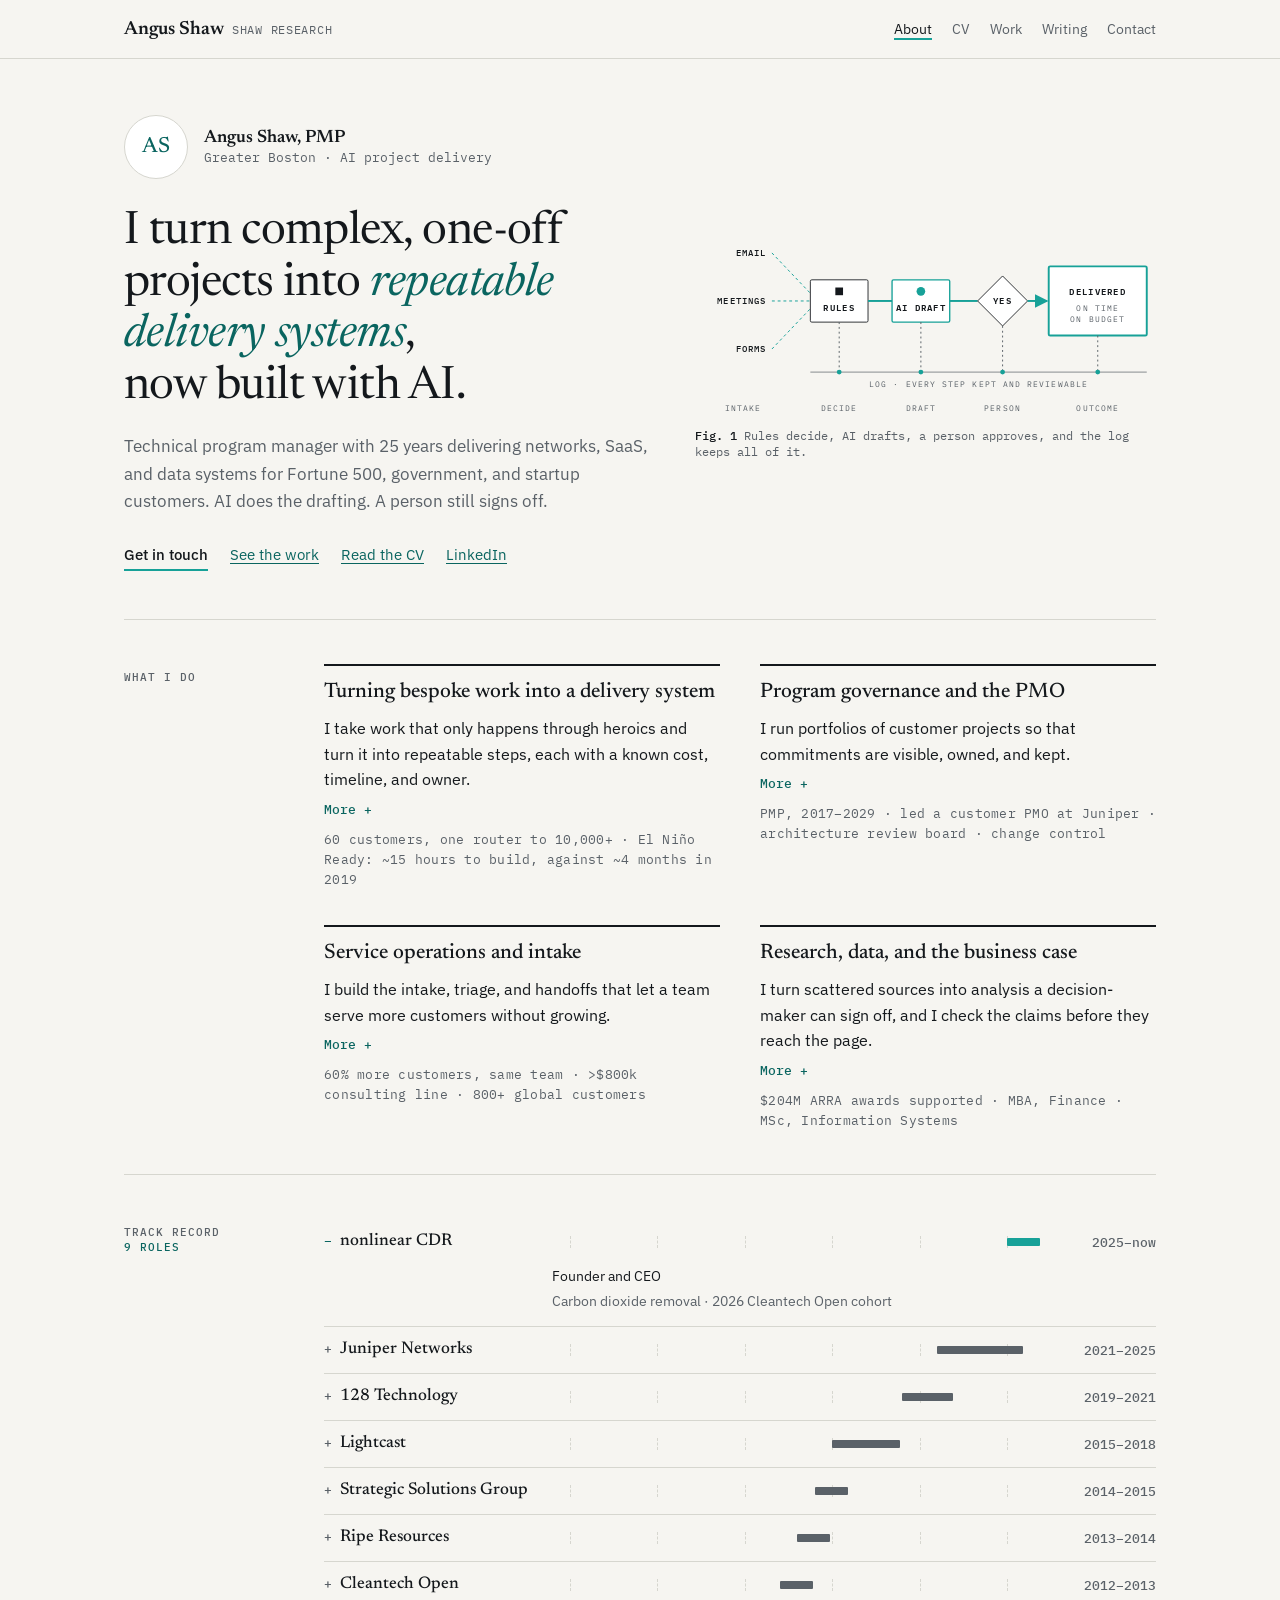
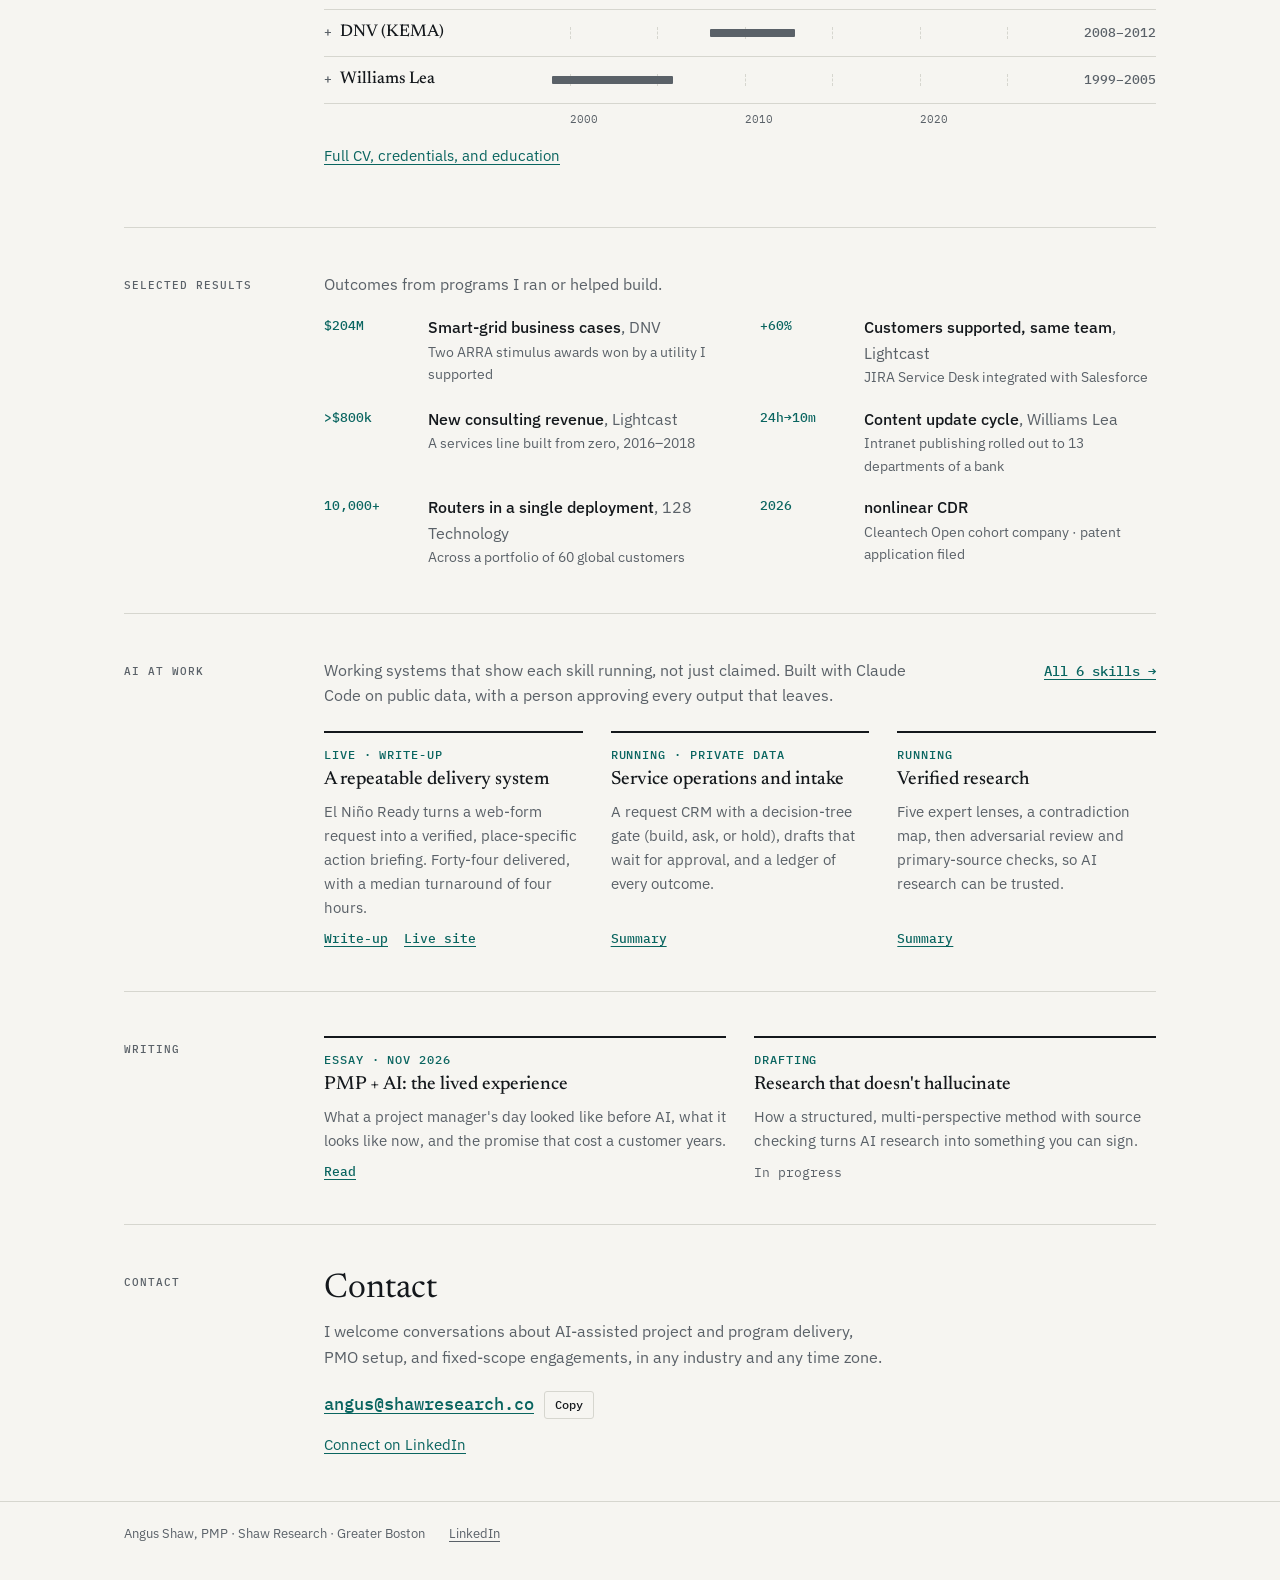
<file: index.html>
<!doctype html>
<html lang="en">
<head>
<meta charset="utf-8">
<meta name="viewport" content="width=device-width, initial-scale=1, viewport-fit=cover">
<title>Angus Shaw, PMP · AI project delivery</title>
<meta name="description" content="Angus Shaw, PMP, is a technical program manager who turns complex, one-off projects into repeatable delivery systems, now built with AI and still answerable to a person.">
<link rel="canonical" href="https://shawresearch.co/">
<meta property="og:type" content="profile">
<meta property="og:title" content="Angus Shaw, PMP · AI project delivery">
<meta property="og:description" content="Technical program manager who turns complex, one-off projects into repeatable delivery systems, now built with AI.">
<meta property="og:url" content="https://shawresearch.co/">
<meta name="twitter:card" content="summary">
<link rel="icon" href="static/favicon.svg" type="image/svg+xml">
<link rel="preconnect" href="https://fonts.googleapis.com">
<link rel="preconnect" href="https://fonts.gstatic.com" crossorigin>
<link rel="stylesheet" href="https://fonts.googleapis.com/css2?family=Newsreader:ital,opsz,wght@0,6..72,400;0,6..72,500;0,6..72,600;1,6..72,400&family=IBM+Plex+Sans:wght@400;500;600&family=IBM+Plex+Mono:wght@400;500&display=swap">
<link rel="stylesheet" href="static/site.css">
<script type="application/ld+json">{"@context": "https://schema.org", "@type": "Person", "name": "Angus Shaw", "url": "https://shawresearch.co", "sameAs": ["https://www.linkedin.com/in/angus-shaw-pmp"], "jobTitle": "Technical program manager, AI project delivery", "worksFor": {"@type": "Organization", "name": "Shaw Research"}, "homeLocation": {"@type": "Place", "name": "Greater Boston"}, "alumniOf": ["Boston University", "The Robert Gordon University", "University of Aberdeen"]}</script>
</head>
<body>
<header class="top"><div class="wrap">
  <a class="brand" href="index.html">Angus Shaw<small>SHAW RESEARCH</small></a>
  <nav class="nav" aria-label="Site">
    <a href="index.html" aria-current="page">About</a>
    <a href="cv.html">CV</a>
    <a href="work.html">Work</a>
    <a href="writing.html">Writing</a>
    <a href="index.html#contact">Contact</a>
  </nav>
</div></header>
<main class="wrap">

<section class="hero">
  <div>
    <div class="who">
      <div class="mono-mark" aria-hidden="true">AS</div>
      <div><div class="n">Angus Shaw, PMP</div><div class="m">Greater Boston · AI project delivery</div></div>
    </div>
    <h1>I turn complex, one-off projects into <em>repeatable delivery systems</em>, now built with AI.</h1>
    <p class="sub">Technical program manager with 25 years delivering networks, SaaS, and data systems for Fortune 500, government, and startup customers. AI does the drafting. A person still signs off.</p>
    <div class="cta">
      <a class="primary" href="#contact">Get in touch</a>
      <a href="work.html">See the work</a>
      <a href="cv.html">Read the CV</a>
      <a href="https://www.linkedin.com/in/angus-shaw-pmp">LinkedIn</a>
    </div>
  </div>
  <figure class="fig">
    <svg viewBox="0 62 480 200" role="img" aria-labelledby="fig1">
      <title id="fig1">Email, meetings, and forms feed a rules gate, then an AI draft, then a person who approves, producing a delivered outcome. Every step is written to a log.</title>
      <defs>
        <marker id="f-arrow" viewBox="0 0 8 8" refX="7" refY="4" markerWidth="7" markerHeight="7" orient="auto"><path class="f-arr" d="M0 0 L8 4 L0 8 Z"/></marker>
      </defs>
      <text class="f-lbl" x="74" y="93.5" text-anchor="end">EMAIL</text>
      <path class="f-ray" d="M80 90 L120 132"/>
      <text class="f-lbl" x="74" y="143.5" text-anchor="end">MEETINGS</text>
      <path class="f-ray" d="M80 140 L120 140"/>
      <text class="f-lbl" x="74" y="193.5" text-anchor="end">FORMS</text>
      <path class="f-ray" d="M80 190 L120 148"/>

      <rect class="f-box" x="120" y="118" width="60" height="44" rx="1.5"/>
      <rect class="f-rule" x="146" y="126" width="8" height="8"/>
      <text class="f-box-t" x="150" y="150" text-anchor="middle">RULES</text>
      <path class="f-out" d="M180 140 H205"/>

      <rect class="f-ai" x="205" y="118" width="60" height="44" rx="1.5"/>
      <circle class="f-dot" cx="235" cy="130" r="4.5"/>
      <text class="f-box-t" x="235" y="150" text-anchor="middle">AI DRAFT</text>
      <path class="f-out" d="M265 140 H294"/>

      <path class="f-box" d="M320 114 L346 140 L320 166 L294 140 Z"/>
      <text class="f-box-t" x="320" y="143.5" text-anchor="middle">YES</text>
      <path class="f-out" d="M346 140 H366" marker-end="url(#f-arrow)"/>

      <rect class="f-goal" x="368" y="104" width="102" height="72" rx="1.5"/>
      <text class="f-box-t" x="419" y="134" text-anchor="middle">DELIVERED</text>
      <text class="f-tag" x="419" y="150" text-anchor="middle">ON TIME</text>
      <text class="f-tag" x="419" y="162" text-anchor="middle">ON BUDGET</text>

      <path class="f-back" d="M150 162 V214"/><path class="f-back" d="M235 162 V214"/><path class="f-back" d="M320 166 V214"/><path class="f-back" d="M419 176 V214"/>
      <path class="f-bench" d="M120 214 H470"/>
      <circle class="f-dot" cx="150" cy="214" r="2.5"/><circle class="f-dot" cx="235" cy="214" r="2.5"/><circle class="f-dot" cx="320" cy="214" r="2.5"/><circle class="f-dot" cx="419" cy="214" r="2.5"/>
      <text class="f-tag" x="295" y="230" text-anchor="middle">LOG · EVERY STEP KEPT AND REVIEWABLE</text>

      <text class="f-tag" x="50" y="254" text-anchor="middle">INTAKE</text>
      <text class="f-tag" x="150" y="254" text-anchor="middle">DECIDE</text>
      <text class="f-tag" x="235" y="254" text-anchor="middle">DRAFT</text>
      <text class="f-tag" x="320" y="254" text-anchor="middle">PERSON</text>
      <text class="f-tag" x="419" y="254" text-anchor="middle">OUTCOME</text>
    </svg>
    <figcaption><b>Fig. 1</b>  Rules decide, AI drafts, a person approves, and the log keeps all of it.</figcaption>
  </figure>
</section>

<section class="sec">
  <div class="label">What I do</div>
  <div class="caps">

    <div class="cap">
      <h3>Turning bespoke work into a delivery system</h3>
      <p>I take work that only happens through heroics and turn it into repeatable steps, each with a known cost, timeline, and owner.</p>
      <details class="more-d"><summary>More</summary><p>At 128 Technology I designed the operating model for deploying SD-WAN at scale, using PMP artifacts to take the magic out of the process. At Juniper I built a hybrid agile and waterfall process for first-of-a-kind and later deployments across Mist, Apstra, Paragon, and hardware. In 2026 I applied the same method with AI: the El Niño Ready protocol turns a web-form request into a verified, place-specific briefing.</p></details>
      <div class="mono">60 customers, one router to 10,000+ · El Niño Ready: ~15 hours to build, against ~4 months in 2019</div>
    </div>

    <div class="cap">
      <h3>Program governance and the PMO</h3>
      <p>I run portfolios of customer projects so that commitments are visible, owned, and kept.</p>
      <details class="more-d"><summary>More</summary><p>At Juniper I led the PMO set up for a customer's large-scale implementation, and managed a portfolio of implementation projects for Fortune 500, federal, and state government customers. At 128 Technology I created an architecture review board to define reference architectures. At Lightcast I helped stand up a change control board. My own operation now runs on an AI assistant that ingests email every night, writes a daily digest, and keeps a decision log.</p></details>
      <div class="mono">PMP, 2017–2029 · led a customer PMO at Juniper · architecture review board · change control</div>
    </div>

    <div class="cap">
      <h3>Service operations and intake</h3>
      <p>I build the intake, triage, and handoffs that let a team serve more customers without growing.</p>
      <details class="more-d"><summary>More</summary><p>At Lightcast I integrated JIRA Service Desk with Salesforce, so the same team supported 60% more customers, and I defined the customer journeys that governed handoffs between product, support, and data teams. I also built a consulting line that earned more than $800k. The El Niño Ready request CRM applies the same thinking with AI: an intake gate that decides to build, ask, or hold, and drafts that wait for a person.</p></details>
      <div class="mono">60% more customers, same team · &gt;$800k consulting line · 800+ global customers</div>
    </div>

    <div class="cap">
      <h3>Research, data, and the business case</h3>
      <p>I turn scattered sources into analysis a decision-maker can sign off, and I check the claims before they reach the page.</p>
      <details class="more-d"><summary>More</summary><p>At DNV (then KEMA) I developed smart-grid business cases behind two ARRA awards totalling $204 million, and built the use-case scripts a utility used to choose an outage management system. At Strategic Solutions Group I worked on public-health data sharing with the CDC. Today I run a research method with five expert lenses, a contradiction map, and adversarial source checking, so AI output is verified rather than trusted.</p></details>
      <div class="mono">$204M ARRA awards supported · MBA, Finance · MSc, Information Systems</div>
    </div>

  </div>
</section>

<section class="sec">
  <div class="label">Track record<span>9 roles</span></div>
  <div>
    <div class="tl" style="--cols: 28">

      <details class="tl-row" open>
        <summary>
          <span class="tl-co">nonlinear CDR</span>
          <span class="tl-bar" aria-hidden="true"><i class="tl-grid" style="grid-column: 2"></i><i class="tl-grid" style="grid-column: 7"></i><i class="tl-grid" style="grid-column: 12"></i><i class="tl-grid" style="grid-column: 17"></i><i class="tl-grid" style="grid-column: 22"></i><i class="tl-grid" style="grid-column: 27"></i><b class="tl-seg" style="grid-column: 27 / 29"></b></span>
          <span class="tl-yrs">2025–now</span>
        </summary>
        <div class="tl-detail"><span class="ro">Founder and CEO</span><span class="dom">Carbon dioxide removal · 2026 Cleantech Open cohort</span></div>
      </details>

      <details class="tl-row">
        <summary>
          <span class="tl-co">Juniper Networks</span>
          <span class="tl-bar" aria-hidden="true"><i class="tl-grid" style="grid-column: 2"></i><i class="tl-grid" style="grid-column: 7"></i><i class="tl-grid" style="grid-column: 12"></i><i class="tl-grid" style="grid-column: 17"></i><i class="tl-grid" style="grid-column: 22"></i><i class="tl-grid" style="grid-column: 27"></i><b class="tl-seg" style="grid-column: 23 / 28"></b></span>
          <span class="tl-yrs">2021–2025</span>
        </summary>
        <div class="tl-detail"><span class="ro">Technical Project and Program Manager; led the PMO for a customer's large-scale implementation</span><span class="dom">Network deployments for Fortune 500, federal, and state government</span></div>
      </details>

      <details class="tl-row">
        <summary>
          <span class="tl-co">128 Technology</span>
          <span class="tl-bar" aria-hidden="true"><i class="tl-grid" style="grid-column: 2"></i><i class="tl-grid" style="grid-column: 7"></i><i class="tl-grid" style="grid-column: 12"></i><i class="tl-grid" style="grid-column: 17"></i><i class="tl-grid" style="grid-column: 22"></i><i class="tl-grid" style="grid-column: 27"></i><b class="tl-seg" style="grid-column: 21 / 24"></b></span>
          <span class="tl-yrs">2019–2021</span>
        </summary>
        <div class="tl-detail"><span class="ro">Program Manager</span><span class="dom">SD-WAN for 60 global customers · acquired by Juniper, 2020</span></div>
      </details>

      <details class="tl-row">
        <summary>
          <span class="tl-co">Lightcast</span>
          <span class="tl-bar" aria-hidden="true"><i class="tl-grid" style="grid-column: 2"></i><i class="tl-grid" style="grid-column: 7"></i><i class="tl-grid" style="grid-column: 12"></i><i class="tl-grid" style="grid-column: 17"></i><i class="tl-grid" style="grid-column: 22"></i><i class="tl-grid" style="grid-column: 27"></i><b class="tl-seg" style="grid-column: 17 / 21"></b></span>
          <span class="tl-yrs">2015–2018</span>
        </summary>
        <div class="tl-detail"><span class="ro">Technical Program Manager and Director of Client Services</span><span class="dom">SaaS and labor-market analytics · formerly Burning Glass</span></div>
      </details>

      <details class="tl-row">
        <summary>
          <span class="tl-co">Strategic Solutions Group</span>
          <span class="tl-bar" aria-hidden="true"><i class="tl-grid" style="grid-column: 2"></i><i class="tl-grid" style="grid-column: 7"></i><i class="tl-grid" style="grid-column: 12"></i><i class="tl-grid" style="grid-column: 17"></i><i class="tl-grid" style="grid-column: 22"></i><i class="tl-grid" style="grid-column: 27"></i><b class="tl-seg" style="grid-column: 16 / 18"></b></span>
          <span class="tl-yrs">2014–2015</span>
        </summary>
        <div class="tl-detail"><span class="ro">Project Manager</span><span class="dom">Public-health disease tracking and data sharing</span></div>
      </details>

      <details class="tl-row">
        <summary>
          <span class="tl-co">Ripe Resources</span>
          <span class="tl-bar" aria-hidden="true"><i class="tl-grid" style="grid-column: 2"></i><i class="tl-grid" style="grid-column: 7"></i><i class="tl-grid" style="grid-column: 12"></i><i class="tl-grid" style="grid-column: 17"></i><i class="tl-grid" style="grid-column: 22"></i><i class="tl-grid" style="grid-column: 27"></i><b class="tl-seg" style="grid-column: 15 / 17"></b></span>
          <span class="tl-yrs">2013–2014</span>
        </summary>
        <div class="tl-detail"><span class="ro">Founder</span><span class="dom">Big data to cut customer-acquisition cost in commercial solar</span></div>
      </details>

      <details class="tl-row">
        <summary>
          <span class="tl-co">Cleantech Open</span>
          <span class="tl-bar" aria-hidden="true"><i class="tl-grid" style="grid-column: 2"></i><i class="tl-grid" style="grid-column: 7"></i><i class="tl-grid" style="grid-column: 12"></i><i class="tl-grid" style="grid-column: 17"></i><i class="tl-grid" style="grid-column: 22"></i><i class="tl-grid" style="grid-column: 27"></i><b class="tl-seg" style="grid-column: 14 / 16"></b></span>
          <span class="tl-yrs">2012–2013</span>
        </summary>
        <div class="tl-detail"><span class="ro">IT Manager</span><span class="dom">Clean-technology accelerator</span></div>
      </details>

      <details class="tl-row">
        <summary>
          <span class="tl-co">DNV (KEMA)</span>
          <span class="tl-bar" aria-hidden="true"><i class="tl-grid" style="grid-column: 2"></i><i class="tl-grid" style="grid-column: 7"></i><i class="tl-grid" style="grid-column: 12"></i><i class="tl-grid" style="grid-column: 17"></i><i class="tl-grid" style="grid-column: 22"></i><i class="tl-grid" style="grid-column: 27"></i><b class="tl-seg" style="grid-column: 10 / 15"></b></span>
          <span class="tl-yrs">2008–2012</span>
        </summary>
        <div class="tl-detail"><span class="ro">Smart Grid Technical Consultant</span><span class="dom">Information management for electric utilities</span></div>
      </details>

      <details class="tl-row">
        <summary>
          <span class="tl-co">Williams Lea</span>
          <span class="tl-bar" aria-hidden="true"><i class="tl-grid" style="grid-column: 2"></i><i class="tl-grid" style="grid-column: 7"></i><i class="tl-grid" style="grid-column: 12"></i><i class="tl-grid" style="grid-column: 17"></i><i class="tl-grid" style="grid-column: 22"></i><i class="tl-grid" style="grid-column: 27"></i><b class="tl-seg" style="grid-column: 1 / 8"></b></span>
          <span class="tl-yrs">1999–2005</span>
        </summary>
        <div class="tl-detail"><span class="ro">Technical Program Manager and Team Leader</span><span class="dom">Document and knowledge systems for investment banks, London</span></div>
      </details>

      <div class="tl-axis" aria-hidden="true"><span></span><span class="tl-bar"><span class="tl-tick" style="grid-column: 2">2000</span><span class="tl-tick" style="grid-column: 12">2010</span><span class="tl-tick" style="grid-column: 22">2020</span></span><span></span></div>
    </div>
    <p class="more"><a href="cv.html">Full CV, credentials, and education</a></p>
  </div>
</section>

<section class="sec">
  <div class="label">Selected results</div>
  <div>
    <p class="rec-intro">Outcomes from programs I ran or helped build.</p>
    <ul class="rec">
      <li><span class="y">$204M</span><span><span class="i">Smart-grid business cases<span class="o">, DNV</span></span><span class="d">Two ARRA stimulus awards won by a utility I supported</span></span></li>
      <li><span class="y">+60%</span><span><span class="i">Customers supported, same team<span class="o">, Lightcast</span></span><span class="d">JIRA Service Desk integrated with Salesforce</span></span></li>
      <li><span class="y">&gt;$800k</span><span><span class="i">New consulting revenue<span class="o">, Lightcast</span></span><span class="d">A services line built from zero, 2016–2018</span></span></li>
      <li><span class="y">24h→10m</span><span><span class="i">Content update cycle<span class="o">, Williams Lea</span></span><span class="d">Intranet publishing rolled out to 13 departments of a bank</span></span></li>
      <li><span class="y">10,000+</span><span><span class="i">Routers in a single deployment<span class="o">, 128 Technology</span></span><span class="d">Across a portfolio of 60 global customers</span></span></li>
      <li><span class="y">2026</span><span><span class="i">nonlinear CDR</span><span class="d">Cleantech Open cohort company · patent application filed</span></span></li>
    </ul>
  </div>
</section>

<section class="sec" id="work">
  <div class="label">AI at work</div>
  <div>
    <div class="cards-head">
      <p class="cards-intro">Working systems that show each skill running, not just claimed. Built with Claude Code on public data, with a person approving every output that leaves.</p>
      <a class="cards-all" href="work.html">All 6 skills &rarr;</a>
    </div>
    <ul class="cards">
      <li class="card">
        <div class="num">LIVE · WRITE-UP</div>
        <h3><a class="tl-link" href="work/el-nino-ready.html">A repeatable delivery system</a></h3>
        <p>El Niño Ready turns a web-form request into a verified, place-specific action briefing. Forty-four delivered, with a median turnaround of four hours.</p>
        <div class="links"><a href="work/el-nino-ready.html">Write-up</a><a href="https://elninoready.earth">Live site</a></div>
      </li>
      <li class="card">
        <div class="num">RUNNING · PRIVATE DATA</div>
        <h3>Service operations and intake</h3>
        <p>A request CRM with a decision-tree gate (build, ask, or hold), drafts that wait for approval, and a ledger of every outcome.</p>
        <div class="links"><a href="work.html#s2">Summary</a></div>
      </li>
      <li class="card">
        <div class="num">RUNNING</div>
        <h3>Verified research</h3>
        <p>Five expert lenses, a contradiction map, then adversarial review and primary-source checks, so AI research can be trusted.</p>
        <div class="links"><a href="work.html#s3">Summary</a></div>
      </li>
    </ul>
  </div>
</section>

<section class="sec">
  <div class="label">Writing</div>
  <div>
    <ul class="cards two">
      <li class="card">
        <div class="num">ESSAY · NOV 2026</div>
        <h3><a class="tl-link" href="writing/pmp-ai.html">PMP + AI: the lived experience</a></h3>
        <p>What a project manager's day looked like before AI, what it looks like now, and the promise that cost a customer years.</p>
        <div class="links"><a href="writing/pmp-ai.html">Read</a></div>
      </li>
      <li class="card">
        <div class="num">DRAFTING</div>
        <h3>Research that doesn't hallucinate</h3>
        <p>How a structured, multi-perspective method with source checking turns AI research into something you can sign.</p>
        <div class="links"><span class="soon">In progress</span></div>
      </li>
    </ul>
  </div>
</section>

<section class="sec contact" id="contact">
  <div class="label">Contact</div>
  <div>
    <h2>Contact</h2>
    <p>I welcome conversations about AI-assisted project and program delivery, PMO setup, and fixed-scope engagements, in any industry and any time zone.</p>
    <div class="addr"><a class="js-addr" href="#contact">angus [at] shawresearch.co</a><button class="copy" type="button">Copy</button></div>
    <div class="li"><a href="https://www.linkedin.com/in/angus-shaw-pmp">Connect on LinkedIn</a></div>
  </div>
</section>

</main>
<footer class="foot"><div class="wrap">
  <span>Angus Shaw, PMP · Shaw Research · Greater Boston</span>
  <a href="https://www.linkedin.com/in/angus-shaw-pmp">LinkedIn</a>
</div></footer>
<script src="static/site.js"></script>
</body>
</html>
</file>
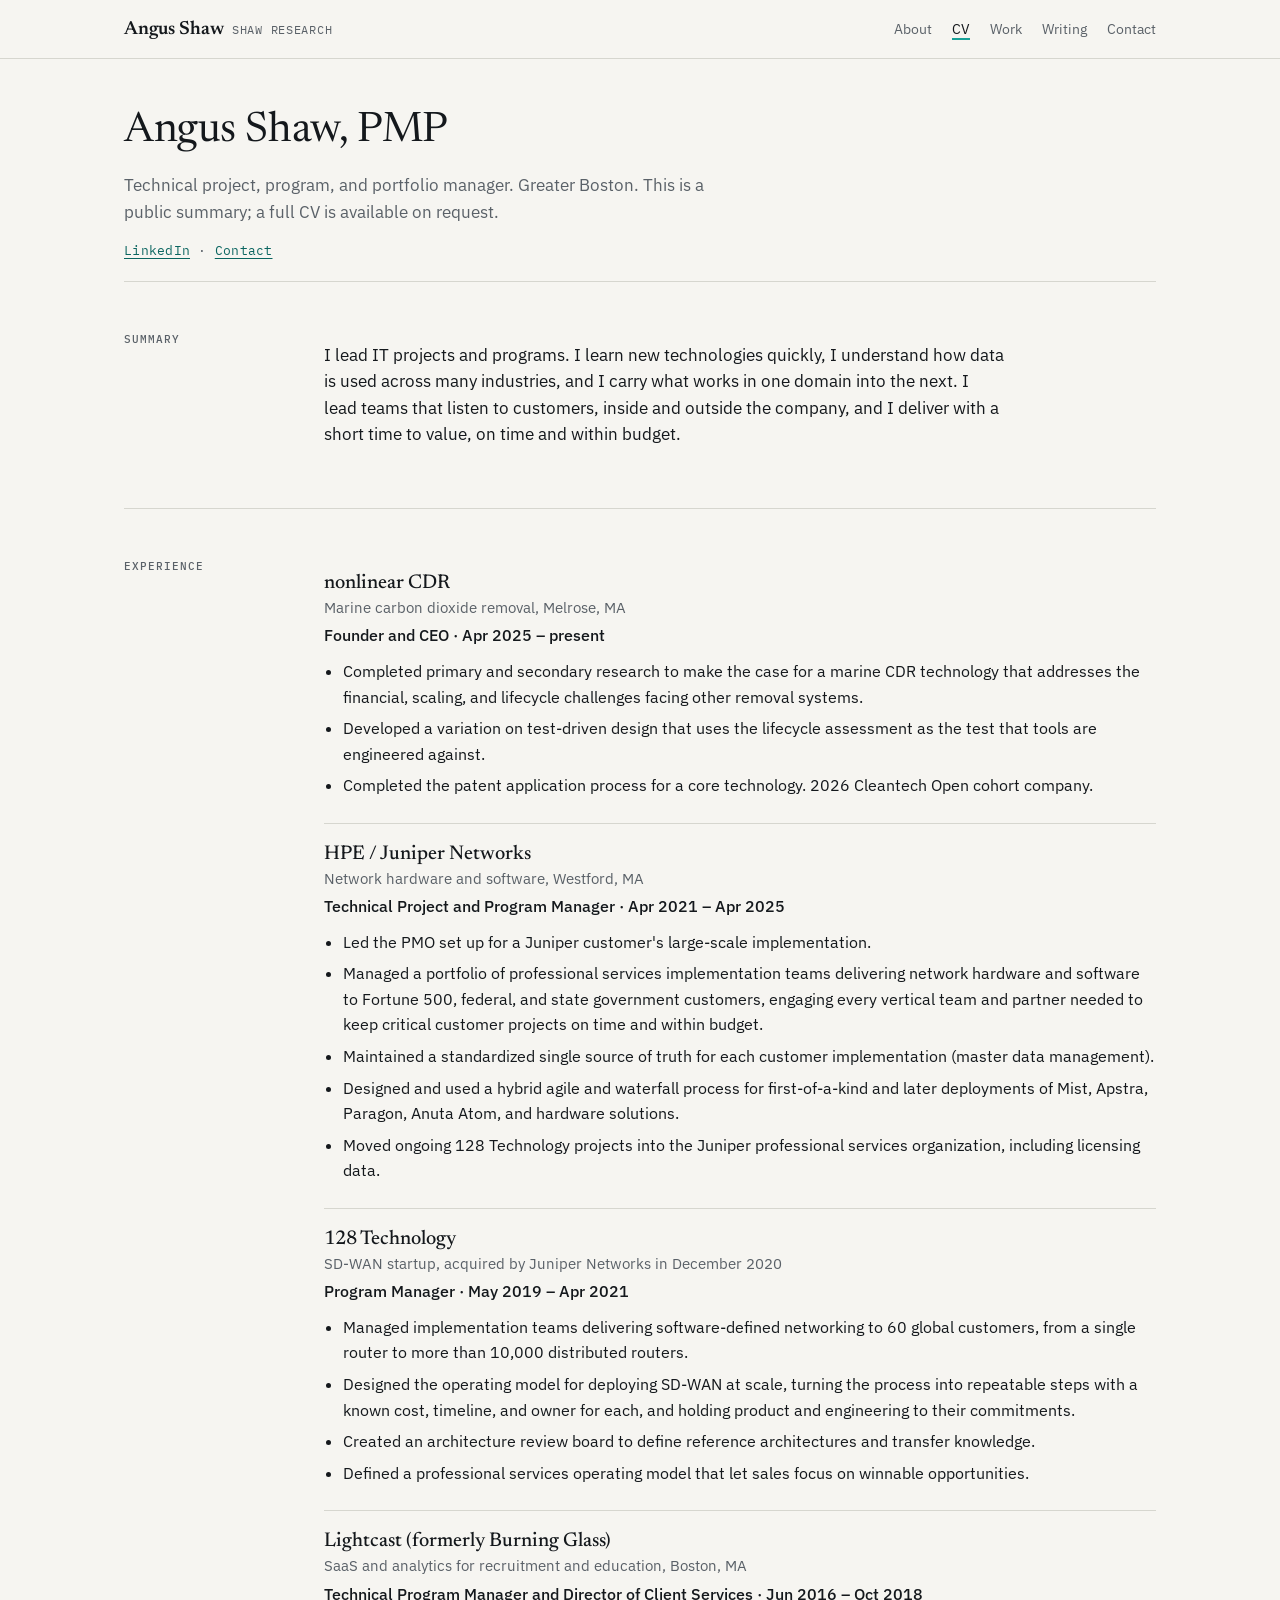
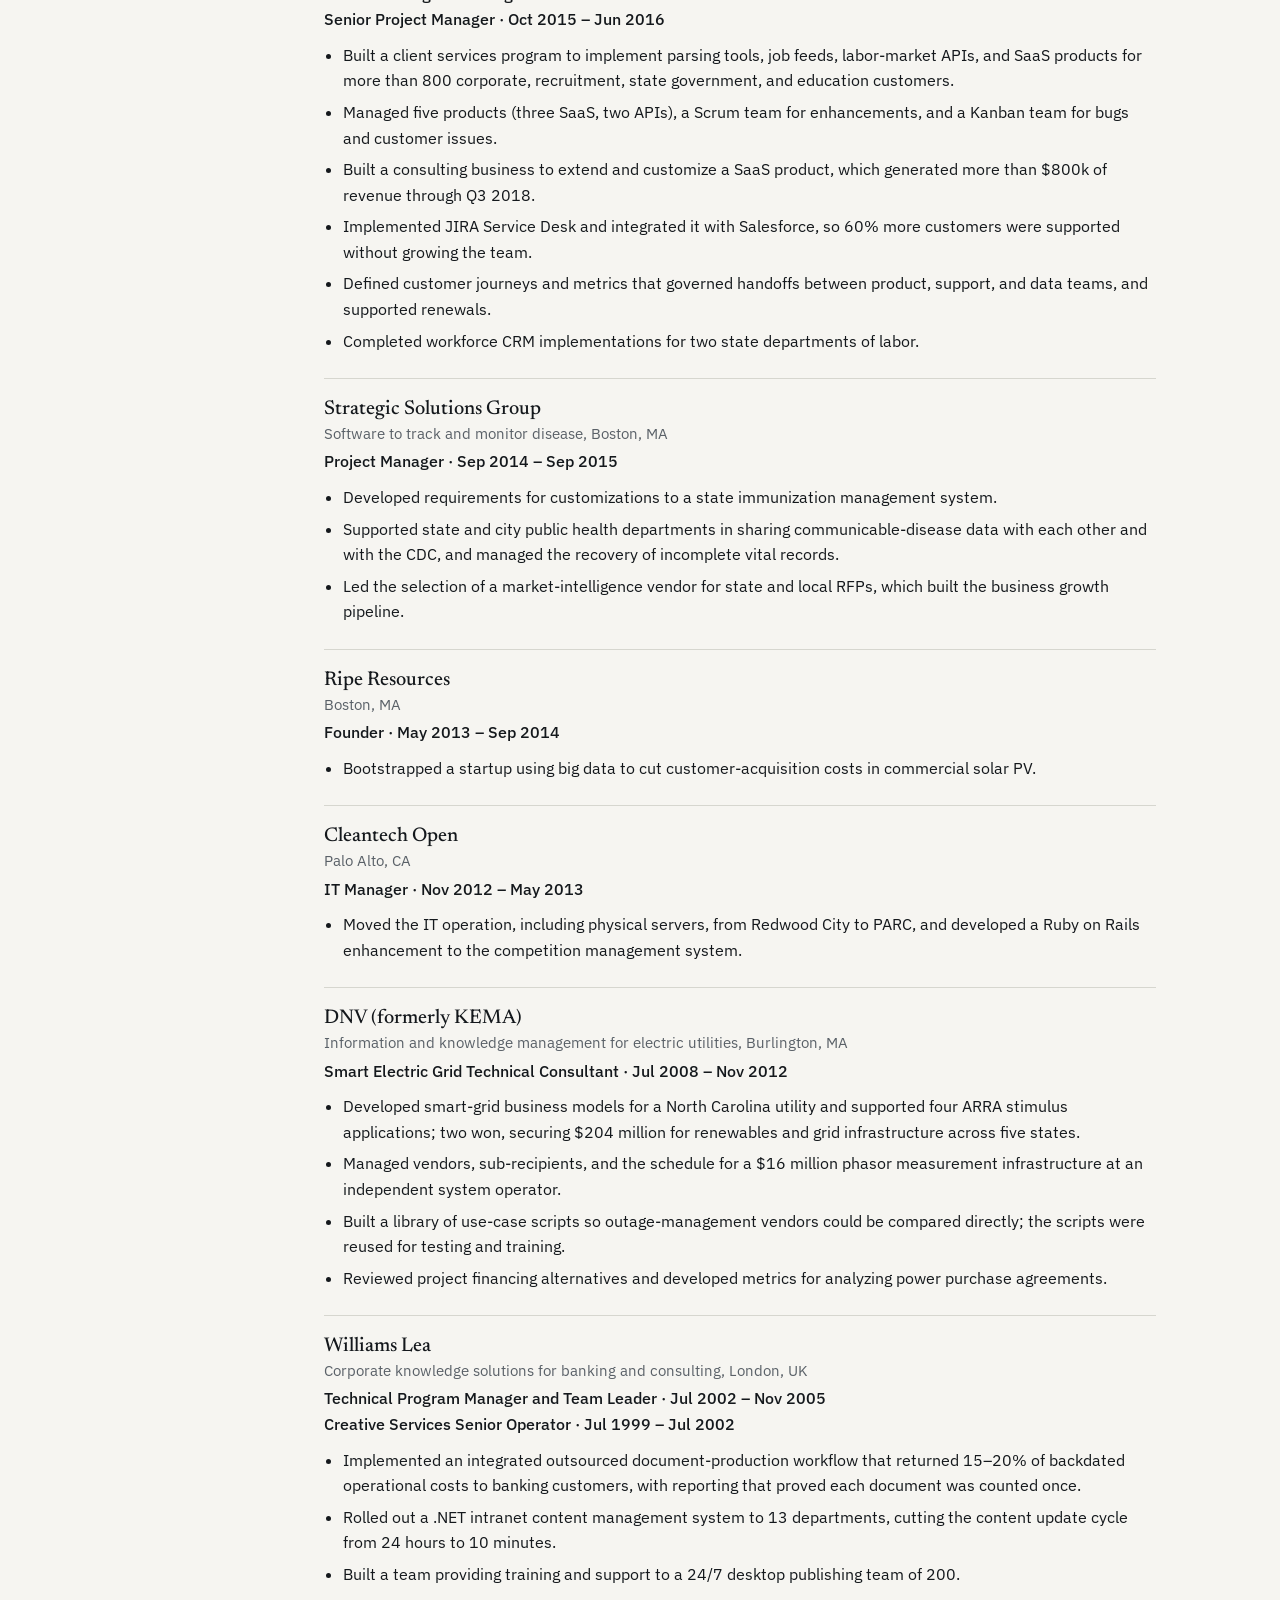
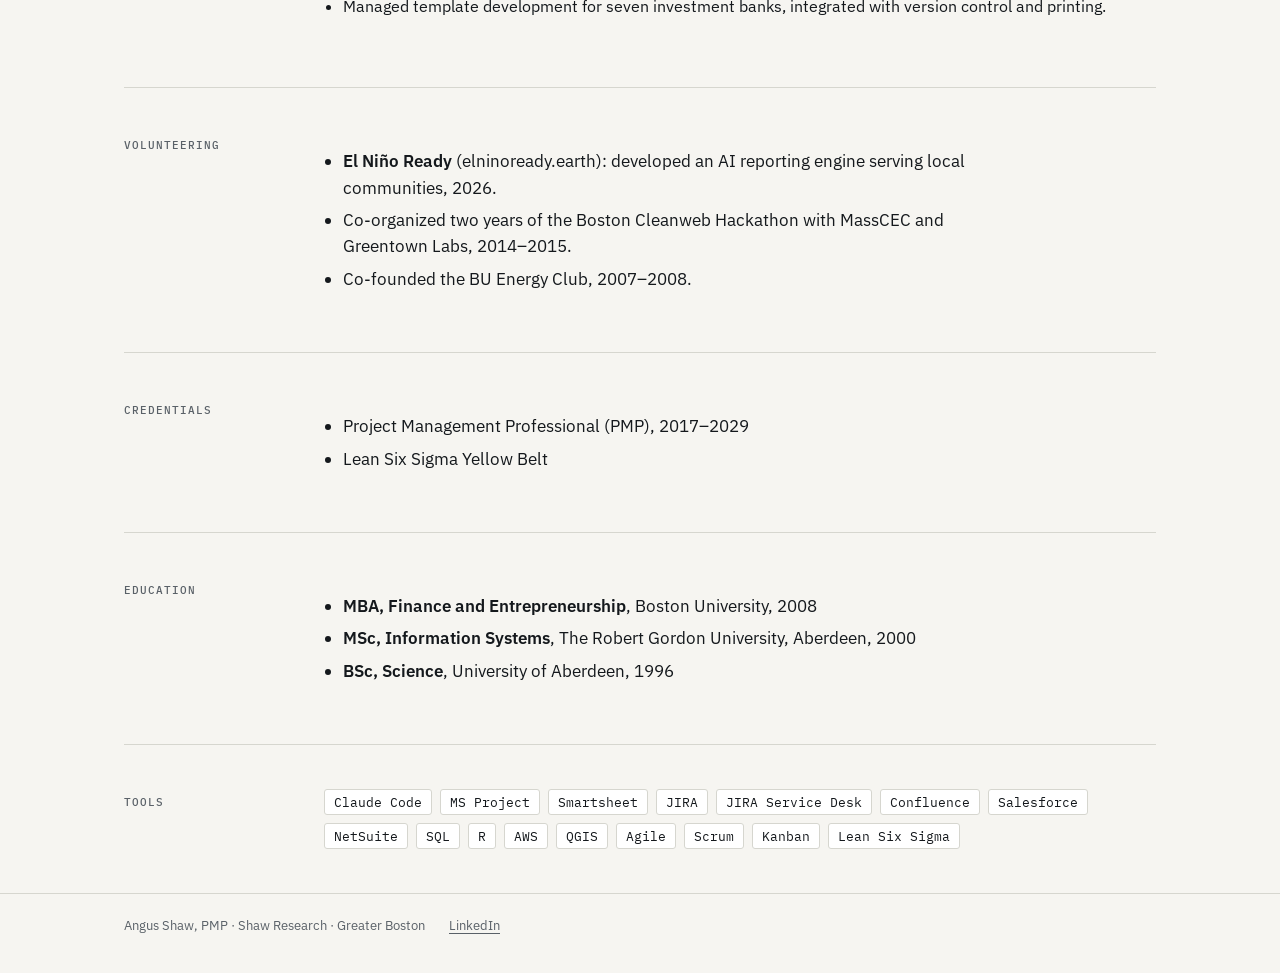
<file: cv.html>
<!doctype html>
<html lang="en">
<head>
<meta charset="utf-8">
<meta name="viewport" content="width=device-width, initial-scale=1, viewport-fit=cover">
<title>CV · Angus Shaw</title>
<meta name="description" content="Public CV summary for Angus Shaw, PMP: technical project and program management across networking, SaaS, public health, and energy.">
<link rel="canonical" href="https://shawresearch.co/cv.html">
<link rel="icon" href="static/favicon.svg" type="image/svg+xml">
<link rel="preconnect" href="https://fonts.googleapis.com">
<link rel="preconnect" href="https://fonts.gstatic.com" crossorigin>
<link rel="stylesheet" href="https://fonts.googleapis.com/css2?family=Newsreader:ital,opsz,wght@0,6..72,400;0,6..72,500;0,6..72,600;1,6..72,400&family=IBM+Plex+Sans:wght@400;500;600&family=IBM+Plex+Mono:wght@400;500&display=swap">
<link rel="stylesheet" href="static/site.css">
</head>
<body>
<header class="top"><div class="wrap">
  <a class="brand" href="index.html">Angus Shaw<small>SHAW RESEARCH</small></a>
  <nav class="nav" aria-label="Site">
    <a href="index.html">About</a>
    <a href="cv.html" aria-current="page">CV</a>
    <a href="work.html">Work</a>
    <a href="writing.html">Writing</a>
    <a href="index.html#contact">Contact</a>
  </nav>
</div></header>
<main class="wrap">

<div class="page-head">
  <h1>Angus Shaw, PMP</h1>
  <p class="sub">Technical project, program, and portfolio manager. Greater Boston. This is a public summary; a full CV is available on request.</p>
  <p class="meta mono"><a href="https://www.linkedin.com/in/angus-shaw-pmp">LinkedIn</a> · <a href="index.html#contact">Contact</a></p>
</div>

<section class="sec">
  <div class="label">Summary</div>
  <div class="prose">
    <p>I lead IT projects and programs. I learn new technologies quickly, I understand how data is used across many industries, and I carry what works in one domain into the next. I lead teams that listen to customers, inside and outside the company, and I deliver with a short time to value, on time and within budget.</p>
  </div>
</section>

<section class="sec">
  <div class="label">Experience</div>
  <div>

    <div class="cv-role">
      <h3>nonlinear CDR</h3>
      <div class="dom">Marine carbon dioxide removal, Melrose, MA</div>
      <div class="ro">Founder and CEO · Apr 2025 – present</div>
      <ul>
        <li>Completed primary and secondary research to make the case for a marine CDR technology that addresses the financial, scaling, and lifecycle challenges facing other removal systems.</li>
        <li>Developed a variation on test-driven design that uses the lifecycle assessment as the test that tools are engineered against.</li>
        <li>Completed the patent application process for a core technology. 2026 Cleantech Open cohort company.</li>
      </ul>
    </div>

    <div class="cv-role">
      <h3>HPE / Juniper Networks</h3>
      <div class="dom">Network hardware and software, Westford, MA</div>
      <div class="ro">Technical Project and Program Manager · Apr 2021 – Apr 2025</div>
      <ul>
        <li>Led the PMO set up for a Juniper customer's large-scale implementation.</li>
        <li>Managed a portfolio of professional services implementation teams delivering network hardware and software to Fortune 500, federal, and state government customers, engaging every vertical team and partner needed to keep critical customer projects on time and within budget.</li>
        <li>Maintained a standardized single source of truth for each customer implementation (master data management).</li>
        <li>Designed and used a hybrid agile and waterfall process for first-of-a-kind and later deployments of Mist, Apstra, Paragon, Anuta Atom, and hardware solutions.</li>
        <li>Moved ongoing 128 Technology projects into the Juniper professional services organization, including licensing data.</li>
      </ul>
    </div>

    <div class="cv-role">
      <h3>128 Technology</h3>
      <div class="dom">SD-WAN startup, acquired by Juniper Networks in December 2020</div>
      <div class="ro">Program Manager · May 2019 – Apr 2021</div>
      <ul>
        <li>Managed implementation teams delivering software-defined networking to 60 global customers, from a single router to more than 10,000 distributed routers.</li>
        <li>Designed the operating model for deploying SD-WAN at scale, turning the process into repeatable steps with a known cost, timeline, and owner for each, and holding product and engineering to their commitments.</li>
        <li>Created an architecture review board to define reference architectures and transfer knowledge.</li>
        <li>Defined a professional services operating model that let sales focus on winnable opportunities.</li>
      </ul>
    </div>

    <div class="cv-role">
      <h3>Lightcast (formerly Burning Glass)</h3>
      <div class="dom">SaaS and analytics for recruitment and education, Boston, MA</div>
      <div class="ro">Technical Program Manager and Director of Client Services · Jun 2016 – Oct 2018<br>Senior Project Manager · Oct 2015 – Jun 2016</div>
      <ul>
        <li>Built a client services program to implement parsing tools, job feeds, labor-market APIs, and SaaS products for more than 800 corporate, recruitment, state government, and education customers.</li>
        <li>Managed five products (three SaaS, two APIs), a Scrum team for enhancements, and a Kanban team for bugs and customer issues.</li>
        <li>Built a consulting business to extend and customize a SaaS product, which generated more than $800k of revenue through Q3 2018.</li>
        <li>Implemented JIRA Service Desk and integrated it with Salesforce, so 60% more customers were supported without growing the team.</li>
        <li>Defined customer journeys and metrics that governed handoffs between product, support, and data teams, and supported renewals.</li>
        <li>Completed workforce CRM implementations for two state departments of labor.</li>
      </ul>
    </div>

    <div class="cv-role">
      <h3>Strategic Solutions Group</h3>
      <div class="dom">Software to track and monitor disease, Boston, MA</div>
      <div class="ro">Project Manager · Sep 2014 – Sep 2015</div>
      <ul>
        <li>Developed requirements for customizations to a state immunization management system.</li>
        <li>Supported state and city public health departments in sharing communicable-disease data with each other and with the CDC, and managed the recovery of incomplete vital records.</li>
        <li>Led the selection of a market-intelligence vendor for state and local RFPs, which built the business growth pipeline.</li>
      </ul>
    </div>

    <div class="cv-role">
      <h3>Ripe Resources</h3>
      <div class="dom">Boston, MA</div>
      <div class="ro">Founder · May 2013 – Sep 2014</div>
      <ul><li>Bootstrapped a startup using big data to cut customer-acquisition costs in commercial solar PV.</li></ul>
    </div>

    <div class="cv-role">
      <h3>Cleantech Open</h3>
      <div class="dom">Palo Alto, CA</div>
      <div class="ro">IT Manager · Nov 2012 – May 2013</div>
      <ul><li>Moved the IT operation, including physical servers, from Redwood City to PARC, and developed a Ruby on Rails enhancement to the competition management system.</li></ul>
    </div>

    <div class="cv-role">
      <h3>DNV (formerly KEMA)</h3>
      <div class="dom">Information and knowledge management for electric utilities, Burlington, MA</div>
      <div class="ro">Smart Electric Grid Technical Consultant · Jul 2008 – Nov 2012</div>
      <ul>
        <li>Developed smart-grid business models for a North Carolina utility and supported four ARRA stimulus applications; two won, securing $204 million for renewables and grid infrastructure across five states.</li>
        <li>Managed vendors, sub-recipients, and the schedule for a $16 million phasor measurement infrastructure at an independent system operator.</li>
        <li>Built a library of use-case scripts so outage-management vendors could be compared directly; the scripts were reused for testing and training.</li>
        <li>Reviewed project financing alternatives and developed metrics for analyzing power purchase agreements.</li>
      </ul>
    </div>

    <div class="cv-role">
      <h3>Williams Lea</h3>
      <div class="dom">Corporate knowledge solutions for banking and consulting, London, UK</div>
      <div class="ro">Technical Program Manager and Team Leader · Jul 2002 – Nov 2005<br>Creative Services Senior Operator · Jul 1999 – Jul 2002</div>
      <ul>
        <li>Implemented an integrated outsourced document-production workflow that returned 15–20% of backdated operational costs to banking customers, with reporting that proved each document was counted once.</li>
        <li>Rolled out a .NET intranet content management system to 13 departments, cutting the content update cycle from 24 hours to 10 minutes.</li>
        <li>Built a team providing training and support to a 24/7 desktop publishing team of 200.</li>
        <li>Managed template development for seven investment banks, integrated with version control and printing.</li>
      </ul>
    </div>

  </div>
</section>

<section class="sec">
  <div class="label">Volunteering</div>
  <div class="prose">
    <ul>
      <li><strong>El Niño Ready</strong> (elninoready.earth): developed an AI reporting engine serving local communities, 2026.</li>
      <li>Co-organized two years of the Boston Cleanweb Hackathon with MassCEC and Greentown Labs, 2014–2015.</li>
      <li>Co-founded the BU Energy Club, 2007–2008.</li>
    </ul>
  </div>
</section>

<section class="sec">
  <div class="label">Credentials</div>
  <div class="prose">
    <ul>
      <li>Project Management Professional (PMP), 2017–2029</li>
      <li>Lean Six Sigma Yellow Belt</li>
    </ul>
  </div>
</section>

<section class="sec">
  <div class="label">Education</div>
  <div class="prose">
    <ul>
      <li><strong>MBA, Finance and Entrepreneurship</strong>, Boston University, 2008</li>
      <li><strong>MSc, Information Systems</strong>, The Robert Gordon University, Aberdeen, 2000</li>
      <li><strong>BSc, Science</strong>, University of Aberdeen, 1996</li>
    </ul>
  </div>
</section>

<section class="sec">
  <div class="label">Tools</div>
  <div>
    <ul class="pills">
      <li>Claude Code</li><li>MS Project</li><li>Smartsheet</li><li>JIRA</li><li>JIRA Service Desk</li><li>Confluence</li><li>Salesforce</li><li>NetSuite</li><li>SQL</li><li>R</li><li>AWS</li><li>QGIS</li><li>Agile</li><li>Scrum</li><li>Kanban</li><li>Lean Six Sigma</li>
    </ul>
  </div>
</section>

</main>
<footer class="foot"><div class="wrap">
  <span>Angus Shaw, PMP · Shaw Research · Greater Boston</span>
  <a href="https://www.linkedin.com/in/angus-shaw-pmp">LinkedIn</a>
</div></footer>
</body>
</html>
</file>
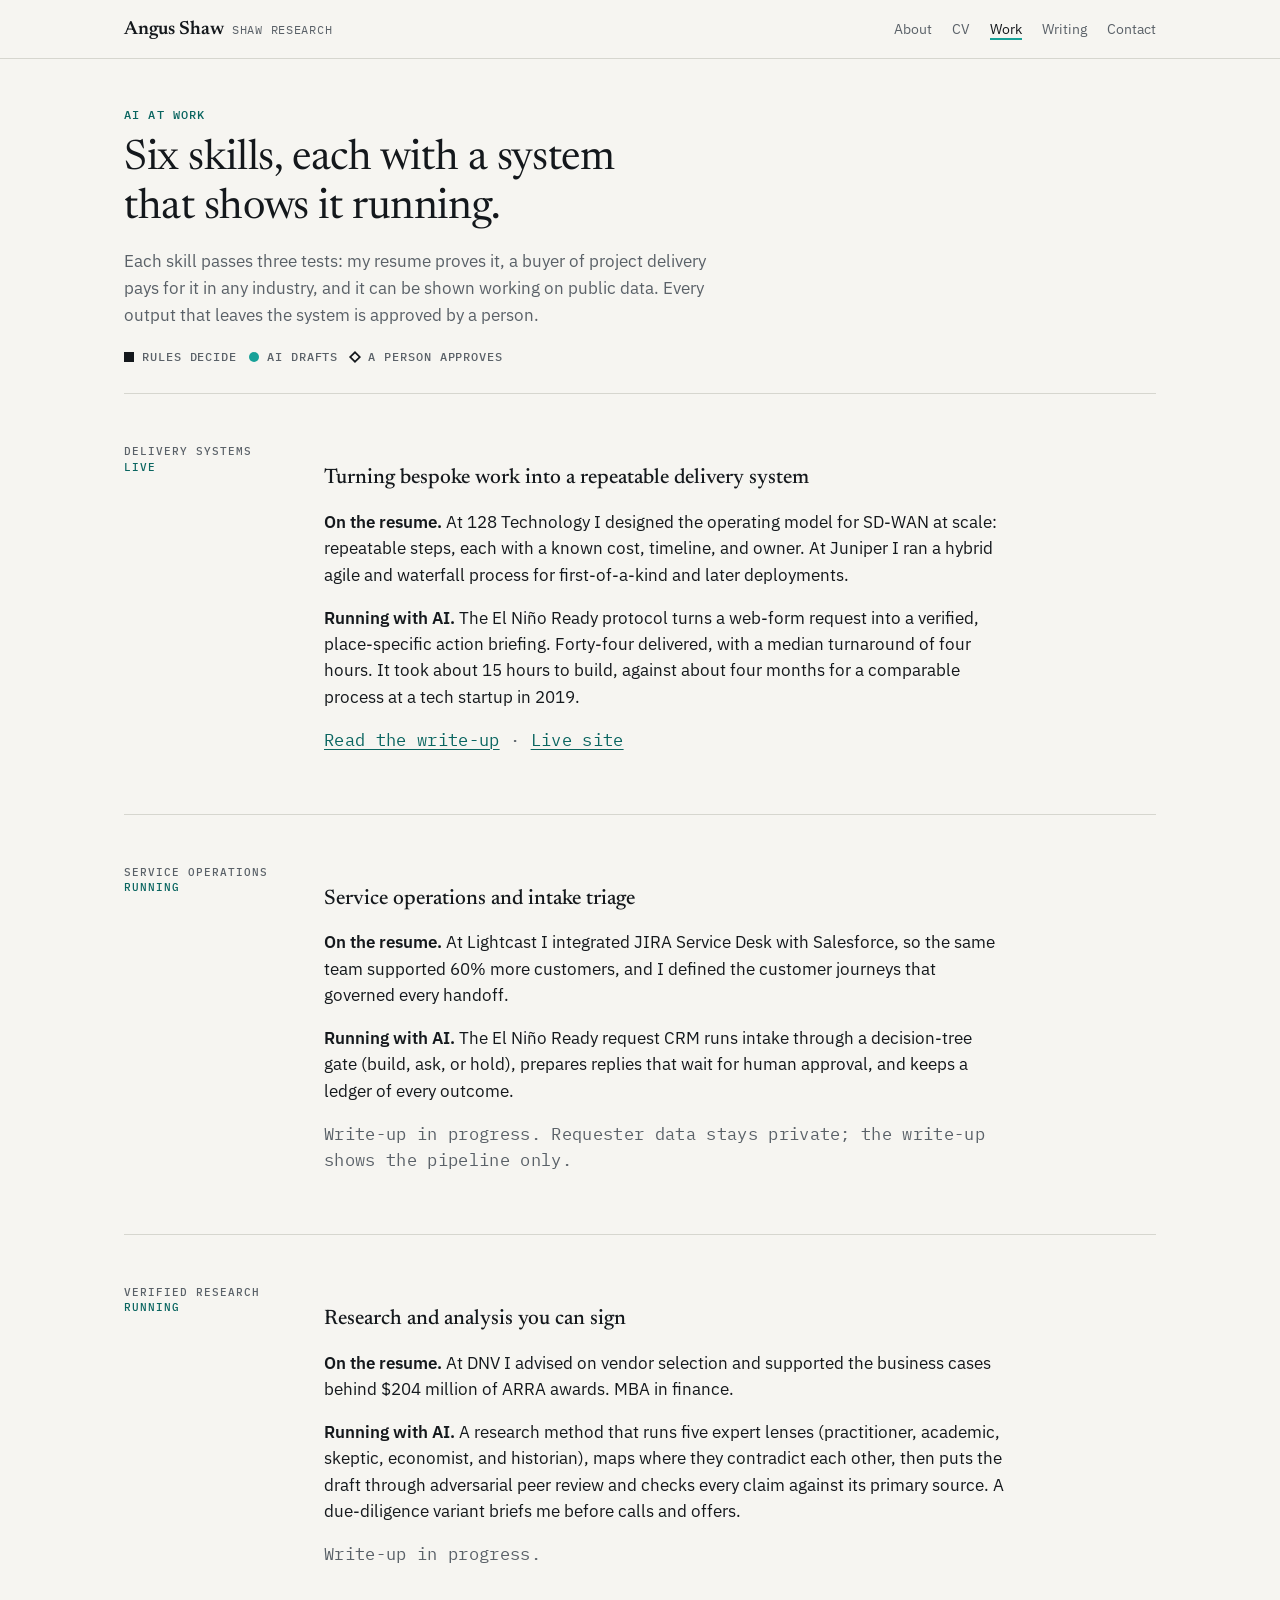
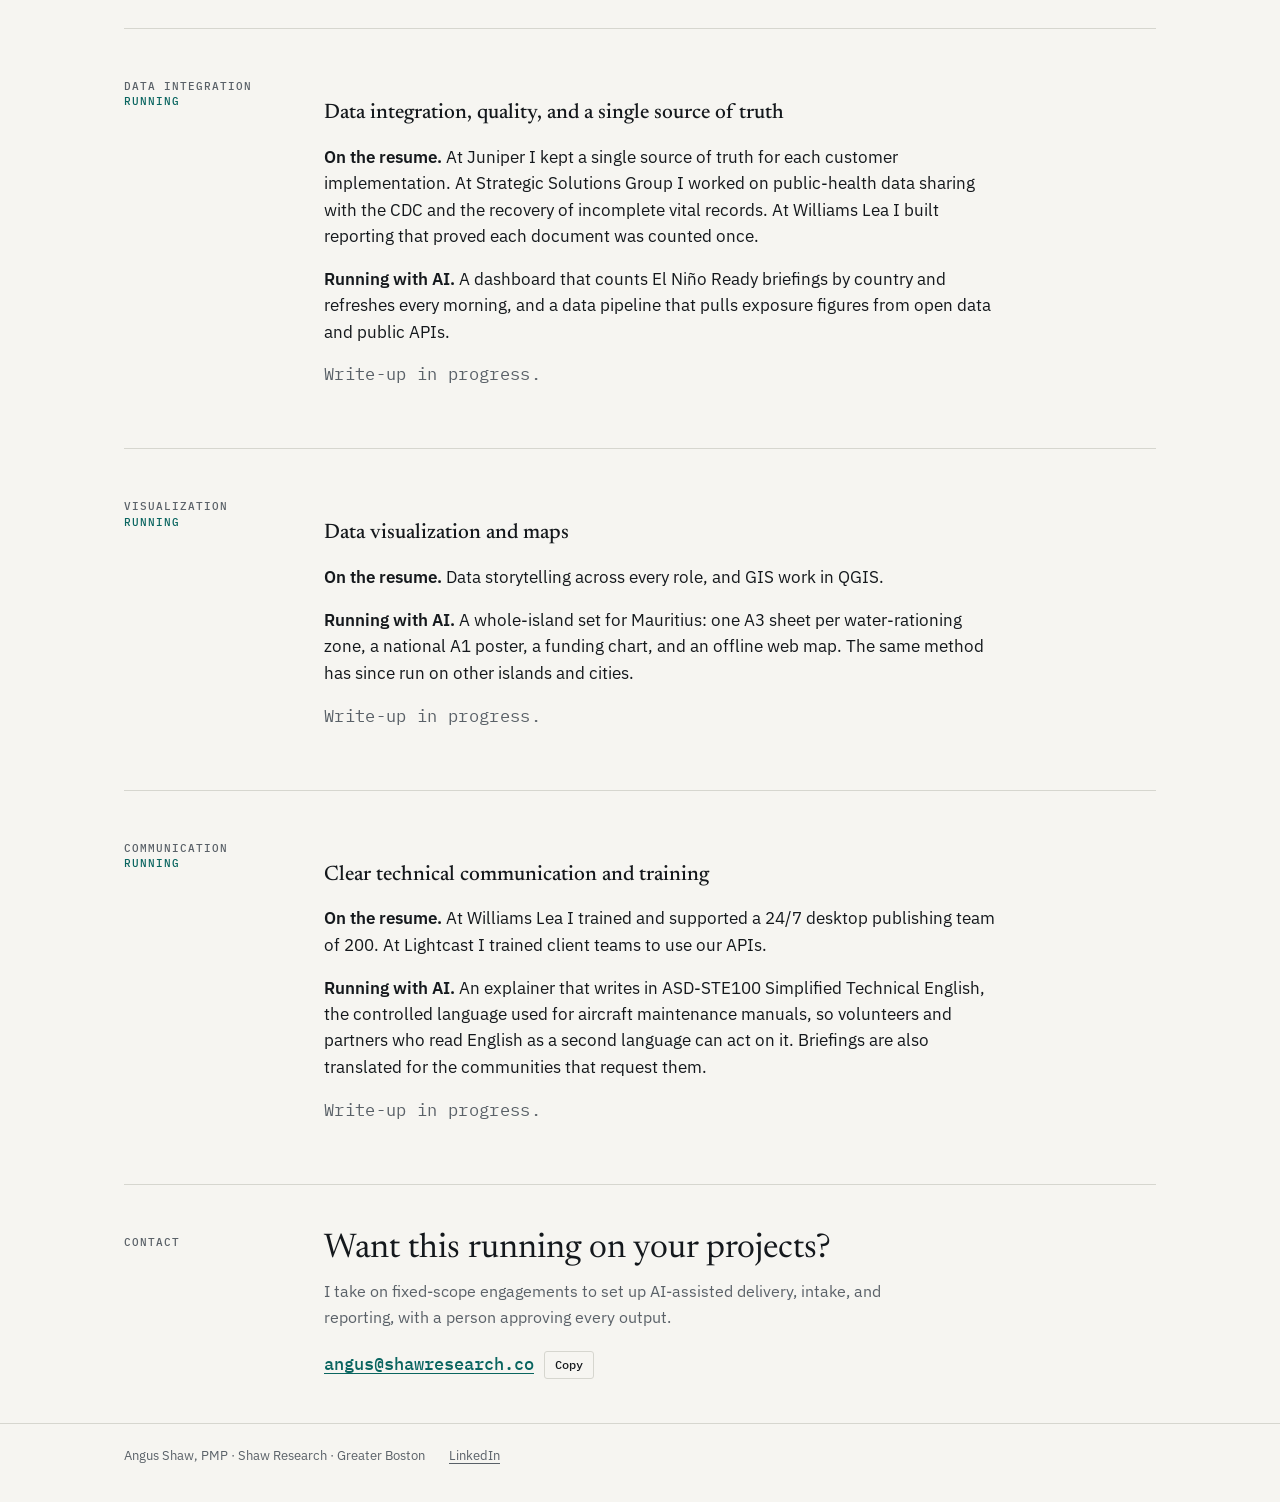
<file: work.html>
<!doctype html>
<html lang="en">
<head>
<meta charset="utf-8">
<meta name="viewport" content="width=device-width, initial-scale=1, viewport-fit=cover">
<title>Work · Angus Shaw</title>
<meta name="description" content="Six delivery skills, each backed by a resume result and a working AI system that shows it running.">
<link rel="canonical" href="https://shawresearch.co/work.html">
<link rel="icon" href="static/favicon.svg" type="image/svg+xml">
<link rel="preconnect" href="https://fonts.googleapis.com">
<link rel="preconnect" href="https://fonts.gstatic.com" crossorigin>
<link rel="stylesheet" href="https://fonts.googleapis.com/css2?family=Newsreader:ital,opsz,wght@0,6..72,400;0,6..72,500;0,6..72,600;1,6..72,400&family=IBM+Plex+Sans:wght@400;500;600&family=IBM+Plex+Mono:wght@400;500&display=swap">
<link rel="stylesheet" href="static/site.css">
</head>
<body>
<header class="top"><div class="wrap">
  <a class="brand" href="index.html">Angus Shaw<small>SHAW RESEARCH</small></a>
  <nav class="nav" aria-label="Site">
    <a href="index.html">About</a>
    <a href="cv.html">CV</a>
    <a href="work.html" aria-current="page">Work</a>
    <a href="writing.html">Writing</a>
    <a href="index.html#contact">Contact</a>
  </nav>
</div></header>
<main class="wrap">

<div class="page-head">
  <p class="kicker">AI at work</p>
  <h1>Six skills, each with a system that shows it running.</h1>
  <p class="sub">Each skill passes three tests: my resume proves it, a buyer of project delivery pays for it in any industry, and it can be shown working on public data. Every output that leaves the system is approved by a person.</p>
  <p class="meta"><span class="chip"><i class="mk rules"></i>Rules decide</span>&nbsp;&nbsp; <span class="chip"><i class="mk ai"></i>AI drafts</span>&nbsp;&nbsp; <span class="chip"><i class="mk person"></i>A person approves</span></p>
</div>

<section class="sec" id="s1">
  <div class="label">Delivery systems<span>Live</span></div>
  <div class="prose">
    <h3>Turning bespoke work into a repeatable delivery system</h3>
    <p><strong>On the resume.</strong> At 128 Technology I designed the operating model for SD-WAN at scale: repeatable steps, each with a known cost, timeline, and owner. At Juniper I ran a hybrid agile and waterfall process for first-of-a-kind and later deployments.</p>
    <p><strong>Running with AI.</strong> The El Niño Ready protocol turns a web-form request into a verified, place-specific action briefing. Forty-four delivered, with a median turnaround of four hours. It took about 15 hours to build, against about four months for a comparable process at a tech startup in 2019.</p>
    <p class="mono"><a href="work/el-nino-ready.html">Read the write-up</a> · <a href="https://elninoready.earth">Live site</a></p>
  </div>
</section>

<section class="sec" id="s2">
  <div class="label">Service operations<span>Running</span></div>
  <div class="prose">
    <h3>Service operations and intake triage</h3>
    <p><strong>On the resume.</strong> At Lightcast I integrated JIRA Service Desk with Salesforce, so the same team supported 60% more customers, and I defined the customer journeys that governed every handoff.</p>
    <p><strong>Running with AI.</strong> The El Niño Ready request CRM runs intake through a decision-tree gate (build, ask, or hold), prepares replies that wait for human approval, and keeps a ledger of every outcome.</p>
    <p class="mono">Write-up in progress. Requester data stays private; the write-up shows the pipeline only.</p>
  </div>
</section>

<section class="sec" id="s3">
  <div class="label">Verified research<span>Running</span></div>
  <div class="prose">
    <h3>Research and analysis you can sign</h3>
    <p><strong>On the resume.</strong> At DNV I advised on vendor selection and supported the business cases behind $204 million of ARRA awards. MBA in finance.</p>
    <p><strong>Running with AI.</strong> A research method that runs five expert lenses (practitioner, academic, skeptic, economist, and historian), maps where they contradict each other, then puts the draft through adversarial peer review and checks every claim against its primary source. A due-diligence variant briefs me before calls and offers.</p>
    <p class="mono">Write-up in progress.</p>
  </div>
</section>

<section class="sec" id="s4">
  <div class="label">Data integration<span>Running</span></div>
  <div class="prose">
    <h3>Data integration, quality, and a single source of truth</h3>
    <p><strong>On the resume.</strong> At Juniper I kept a single source of truth for each customer implementation. At Strategic Solutions Group I worked on public-health data sharing with the CDC and the recovery of incomplete vital records. At Williams Lea I built reporting that proved each document was counted once.</p>
    <p><strong>Running with AI.</strong> A dashboard that counts El Niño Ready briefings by country and refreshes every morning, and a data pipeline that pulls exposure figures from open data and public APIs.</p>
    <p class="mono">Write-up in progress.</p>
  </div>
</section>

<section class="sec" id="s5">
  <div class="label">Visualization<span>Running</span></div>
  <div class="prose">
    <h3>Data visualization and maps</h3>
    <p><strong>On the resume.</strong> Data storytelling across every role, and GIS work in QGIS.</p>
    <p><strong>Running with AI.</strong> A whole-island set for Mauritius: one A3 sheet per water-rationing zone, a national A1 poster, a funding chart, and an offline web map. The same method has since run on other islands and cities.</p>
    <p class="mono">Write-up in progress.</p>
  </div>
</section>

<section class="sec" id="s6">
  <div class="label">Communication<span>Running</span></div>
  <div class="prose">
    <h3>Clear technical communication and training</h3>
    <p><strong>On the resume.</strong> At Williams Lea I trained and supported a 24/7 desktop publishing team of 200. At Lightcast I trained client teams to use our APIs.</p>
    <p><strong>Running with AI.</strong> An explainer that writes in ASD-STE100 Simplified Technical English, the controlled language used for aircraft maintenance manuals, so volunteers and partners who read English as a second language can act on it. Briefings are also translated for the communities that request them.</p>
    <p class="mono">Write-up in progress.</p>
  </div>
</section>

<section class="sec contact">
  <div class="label">Contact</div>
  <div>
    <h2>Want this running on your projects?</h2>
    <p>I take on fixed-scope engagements to set up AI-assisted delivery, intake, and reporting, with a person approving every output.</p>
    <div class="addr"><a class="js-addr" href="index.html#contact">angus [at] shawresearch.co</a><button class="copy" type="button">Copy</button></div>
  </div>
</section>

</main>
<footer class="foot"><div class="wrap">
  <span>Angus Shaw, PMP · Shaw Research · Greater Boston</span>
  <a href="https://www.linkedin.com/in/angus-shaw-pmp">LinkedIn</a>
</div></footer>
<script src="static/site.js"></script>
</body>
</html>
</file>
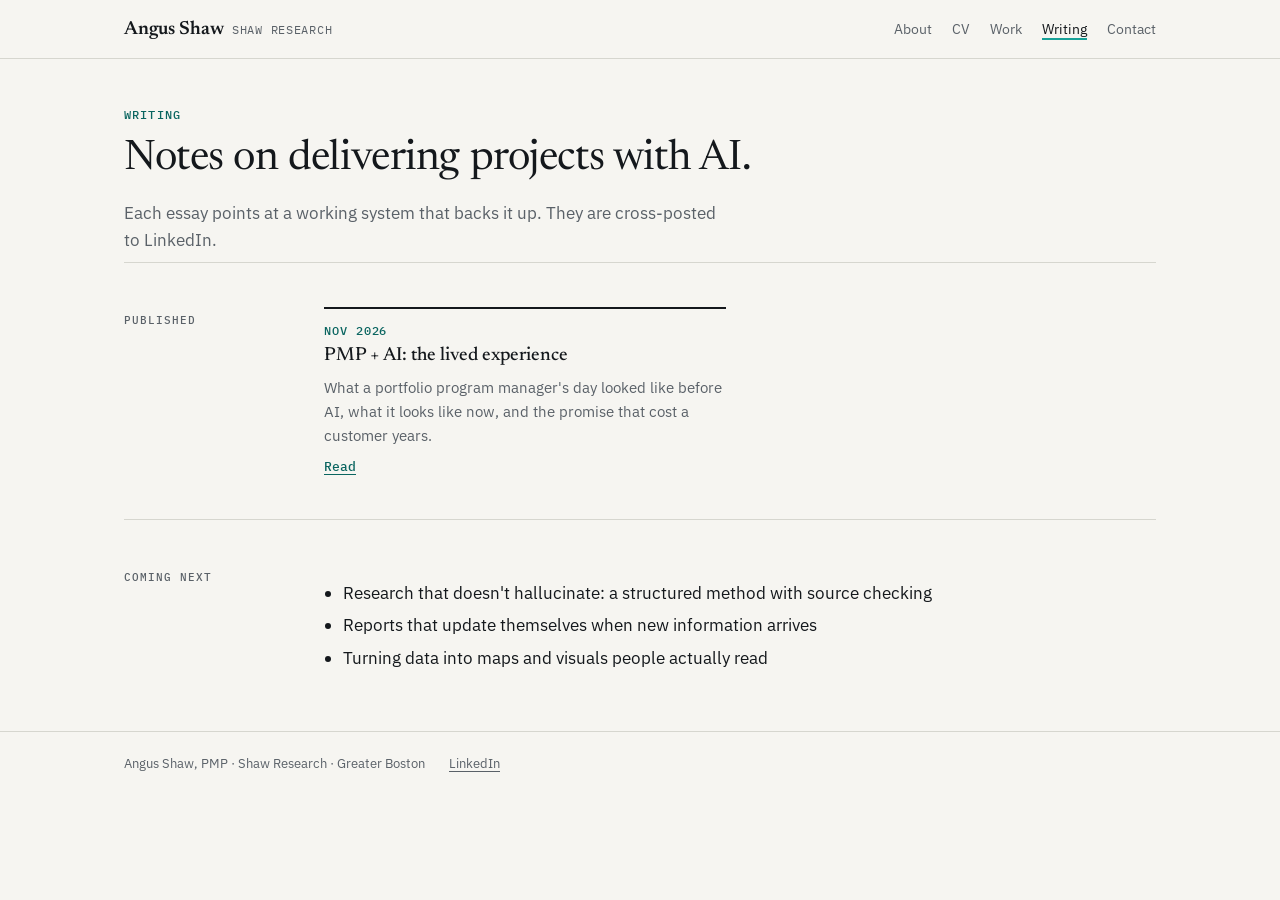
<file: writing.html>
<!doctype html>
<html lang="en">
<head>
<meta charset="utf-8">
<meta name="viewport" content="width=device-width, initial-scale=1, viewport-fit=cover">
<title>Writing · Angus Shaw</title>
<meta name="description" content="Essays by Angus Shaw, PMP, on project delivery with AI: what changes, what doesn't, and the system that proves it.">
<link rel="canonical" href="https://shawresearch.co/writing.html">
<link rel="icon" href="static/favicon.svg" type="image/svg+xml">
<link rel="preconnect" href="https://fonts.googleapis.com">
<link rel="preconnect" href="https://fonts.gstatic.com" crossorigin>
<link rel="stylesheet" href="https://fonts.googleapis.com/css2?family=Newsreader:ital,opsz,wght@0,6..72,400;0,6..72,500;0,6..72,600;1,6..72,400&family=IBM+Plex+Sans:wght@400;500;600&family=IBM+Plex+Mono:wght@400;500&display=swap">
<link rel="stylesheet" href="static/site.css">
</head>
<body>
<header class="top"><div class="wrap">
  <a class="brand" href="index.html">Angus Shaw<small>SHAW RESEARCH</small></a>
  <nav class="nav" aria-label="Site">
    <a href="index.html">About</a>
    <a href="cv.html">CV</a>
    <a href="work.html">Work</a>
    <a href="writing.html" aria-current="page">Writing</a>
    <a href="index.html#contact">Contact</a>
  </nav>
</div></header>
<main class="wrap">

<div class="page-head">
  <p class="kicker">Writing</p>
  <h1>Notes on delivering projects with AI.</h1>
  <p class="sub">Each essay points at a working system that backs it up. They are cross-posted to LinkedIn.</p>
</div>

<section class="sec">
  <div class="label">Published</div>
  <div>
    <ul class="cards two">
      <li class="card">
        <div class="num">NOV 2026</div>
        <h3><a class="tl-link" href="writing/pmp-ai.html">PMP + AI: the lived experience</a></h3>
        <p>What a portfolio program manager's day looked like before AI, what it looks like now, and the promise that cost a customer years.</p>
        <div class="links"><a href="writing/pmp-ai.html">Read</a></div>
      </li>
    </ul>
  </div>
</section>

<section class="sec">
  <div class="label">Coming next</div>
  <div class="prose">
    <ul>
      <li>Research that doesn't hallucinate: a structured method with source checking</li>
      <li>Reports that update themselves when new information arrives</li>
      <li>Turning data into maps and visuals people actually read</li>
    </ul>
  </div>
</section>

</main>
<footer class="foot"><div class="wrap">
  <span>Angus Shaw, PMP · Shaw Research · Greater Boston</span>
  <a href="https://www.linkedin.com/in/angus-shaw-pmp">LinkedIn</a>
</div></footer>
</body>
</html>
</file>
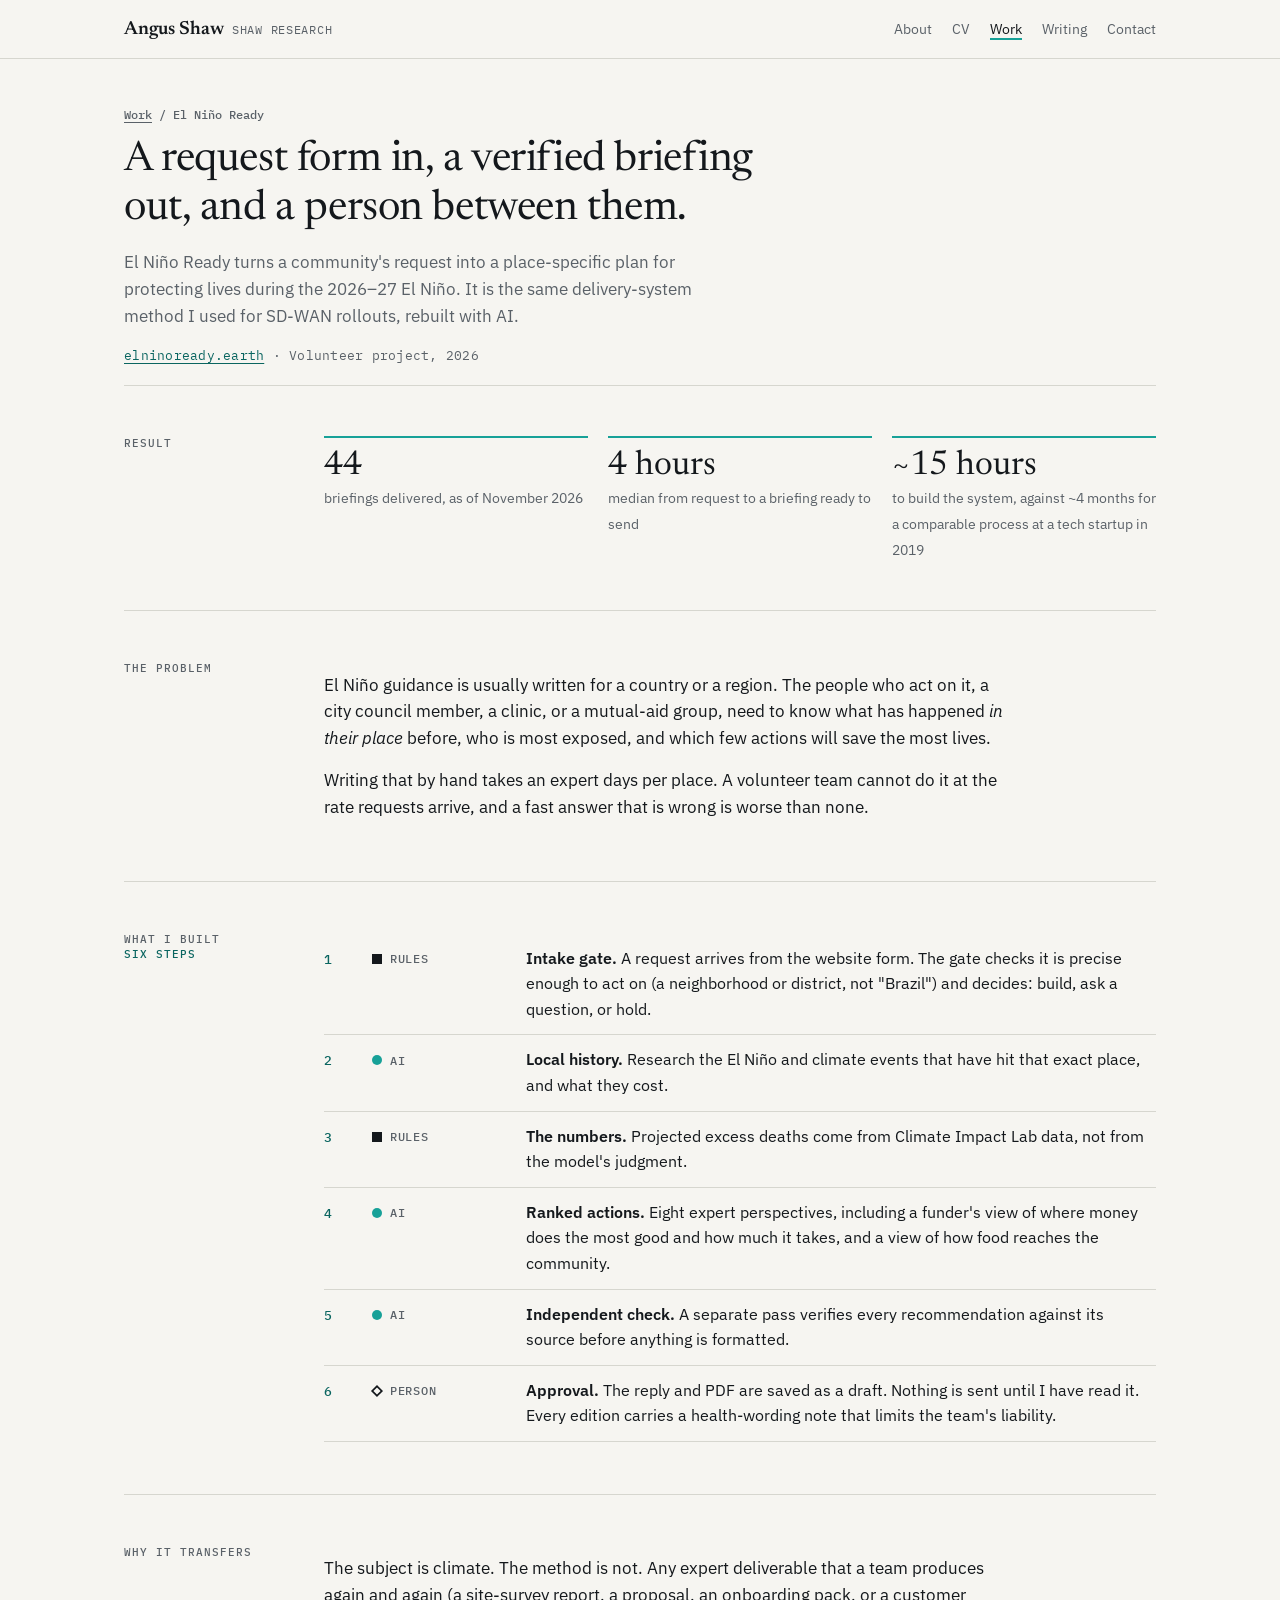
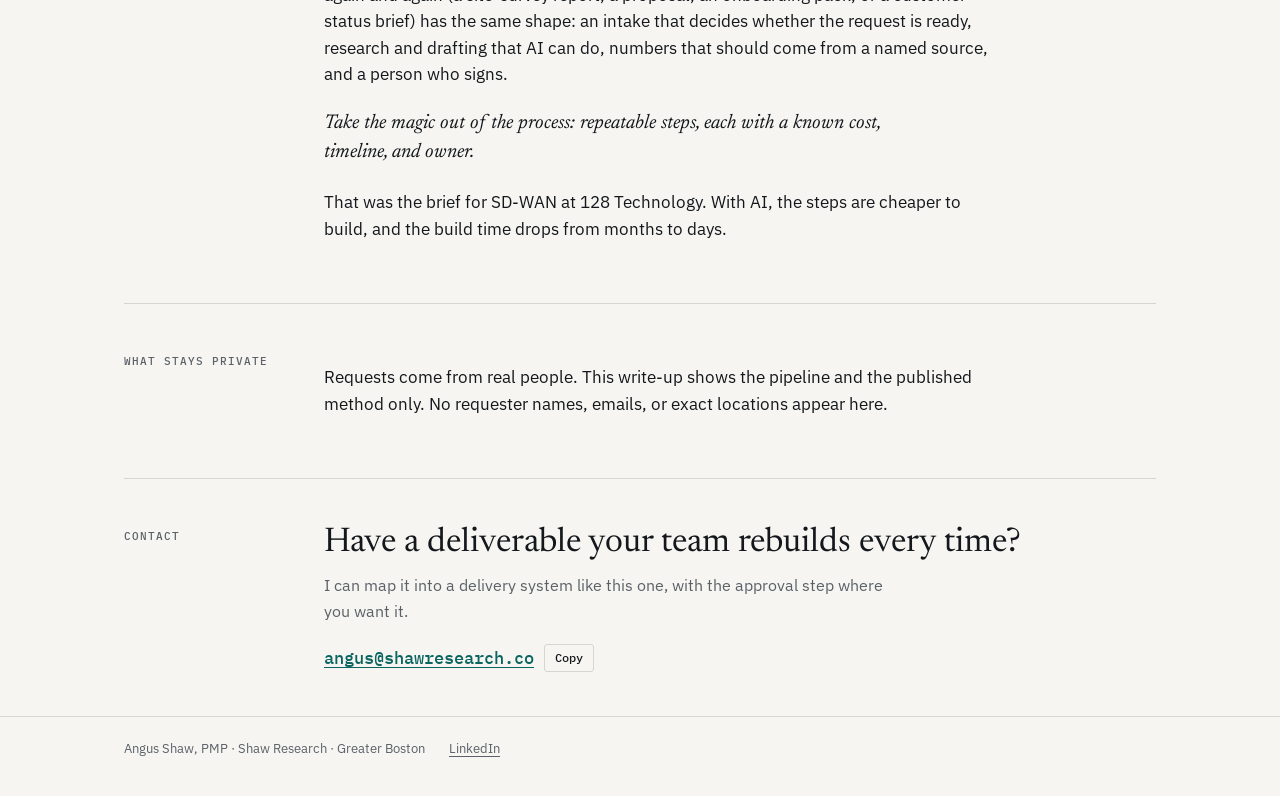
<file: work/el-nino-ready.html>
<!doctype html>
<html lang="en">
<head>
<meta charset="utf-8">
<meta name="viewport" content="width=device-width, initial-scale=1, viewport-fit=cover">
<title>El Niño Ready: a repeatable delivery system · Angus Shaw</title>
<meta name="description" content="How a web-form request becomes a verified, place-specific El Niño action briefing in a median of four hours, with a person approving every edition.">
<link rel="canonical" href="https://shawresearch.co/work/el-nino-ready.html">
<link rel="icon" href="../static/favicon.svg" type="image/svg+xml">
<link rel="preconnect" href="https://fonts.googleapis.com">
<link rel="preconnect" href="https://fonts.gstatic.com" crossorigin>
<link rel="stylesheet" href="https://fonts.googleapis.com/css2?family=Newsreader:ital,opsz,wght@0,6..72,400;0,6..72,500;0,6..72,600;1,6..72,400&family=IBM+Plex+Sans:wght@400;500;600&family=IBM+Plex+Mono:wght@400;500&display=swap">
<link rel="stylesheet" href="../static/site.css">
</head>
<body>
<header class="top"><div class="wrap">
  <a class="brand" href="../index.html">Angus Shaw<small>SHAW RESEARCH</small></a>
  <nav class="nav" aria-label="Site">
    <a href="../index.html">About</a>
    <a href="../cv.html">CV</a>
    <a href="../work.html" aria-current="page">Work</a>
    <a href="../writing.html">Writing</a>
    <a href="../index.html#contact">Contact</a>
  </nav>
</div></header>
<main class="wrap">

<div class="page-head">
  <div class="crumb"><a href="../work.html">Work</a> / El Niño Ready</div>
  <h1>A request form in, a verified briefing out, and a person between them.</h1>
  <p class="sub">El Niño Ready turns a community's request into a place-specific plan for protecting lives during the 2026–27 El Niño. It is the same delivery-system method I used for SD-WAN rollouts, rebuilt with AI.</p>
  <p class="meta mono"><a href="https://elninoready.earth">elninoready.earth</a> · Volunteer project, 2026</p>
</div>

<section class="sec">
  <div class="label">Result</div>
  <div>
    <div class="stats">
      <div class="stat"><b>44</b><span>briefings delivered, as of November 2026</span></div>
      <div class="stat"><b>4 hours</b><span>median from request to a briefing ready to send</span></div>
      <div class="stat"><b>~15 hours</b><span>to build the system, against ~4 months for a comparable process at a tech startup in 2019</span></div>
    </div>
  </div>
</section>

<section class="sec">
  <div class="label">The problem</div>
  <div class="prose">
    <p>El Niño guidance is usually written for a country or a region. The people who act on it, a city council member, a clinic, or a mutual-aid group, need to know what has happened <em>in their place</em> before, who is most exposed, and which few actions will save the most lives.</p>
    <p>Writing that by hand takes an expert days per place. A volunteer team cannot do it at the rate requests arrive, and a fast answer that is wrong is worse than none.</p>
  </div>
</section>

<section class="sec">
  <div class="label">What I built<span>Six steps</span></div>
  <div>
    <div class="lanes">
      <div class="lane"><span class="n">1</span><span class="w"><i class="mk rules"></i>Rules</span><p><strong>Intake gate.</strong> A request arrives from the website form. The gate checks it is precise enough to act on (a neighborhood or district, not "Brazil") and decides: build, ask a question, or hold.</p></div>
      <div class="lane"><span class="n">2</span><span class="w"><i class="mk ai"></i>AI</span><p><strong>Local history.</strong> Research the El Niño and climate events that have hit that exact place, and what they cost.</p></div>
      <div class="lane"><span class="n">3</span><span class="w"><i class="mk rules"></i>Rules</span><p><strong>The numbers.</strong> Projected excess deaths come from Climate Impact Lab data, not from the model's judgment.</p></div>
      <div class="lane"><span class="n">4</span><span class="w"><i class="mk ai"></i>AI</span><p><strong>Ranked actions.</strong> Eight expert perspectives, including a funder's view of where money does the most good and how much it takes, and a view of how food reaches the community.</p></div>
      <div class="lane"><span class="n">5</span><span class="w"><i class="mk ai"></i>AI</span><p><strong>Independent check.</strong> A separate pass verifies every recommendation against its source before anything is formatted.</p></div>
      <div class="lane"><span class="n">6</span><span class="w"><i class="mk person"></i>Person</span><p><strong>Approval.</strong> The reply and PDF are saved as a draft. Nothing is sent until I have read it. Every edition carries a health-wording note that limits the team's liability.</p></div>
    </div>
  </div>
</section>

<section class="sec">
  <div class="label">Why it transfers</div>
  <div class="prose">
    <p>The subject is climate. The method is not. Any expert deliverable that a team produces again and again (a site-survey report, a proposal, an onboarding pack, or a customer status brief) has the same shape: an intake that decides whether the request is ready, research and drafting that AI can do, numbers that should come from a named source, and a person who signs.</p>
    <blockquote>Take the magic out of the process: repeatable steps, each with a known cost, timeline, and owner.</blockquote>
    <p>That was the brief for SD-WAN at 128 Technology. With AI, the steps are cheaper to build, and the build time drops from months to days.</p>
  </div>
</section>

<section class="sec">
  <div class="label">What stays private</div>
  <div class="prose">
    <p>Requests come from real people. This write-up shows the pipeline and the published method only. No requester names, emails, or exact locations appear here.</p>
  </div>
</section>

<section class="sec contact">
  <div class="label">Contact</div>
  <div>
    <h2>Have a deliverable your team rebuilds every time?</h2>
    <p>I can map it into a delivery system like this one, with the approval step where you want it.</p>
    <div class="addr"><a class="js-addr" href="../index.html#contact">angus [at] shawresearch.co</a><button class="copy" type="button">Copy</button></div>
  </div>
</section>

</main>
<footer class="foot"><div class="wrap">
  <span>Angus Shaw, PMP · Shaw Research · Greater Boston</span>
  <a href="https://www.linkedin.com/in/angus-shaw-pmp">LinkedIn</a>
</div></footer>
<script src="../static/site.js"></script>
</body>
</html>
</file>
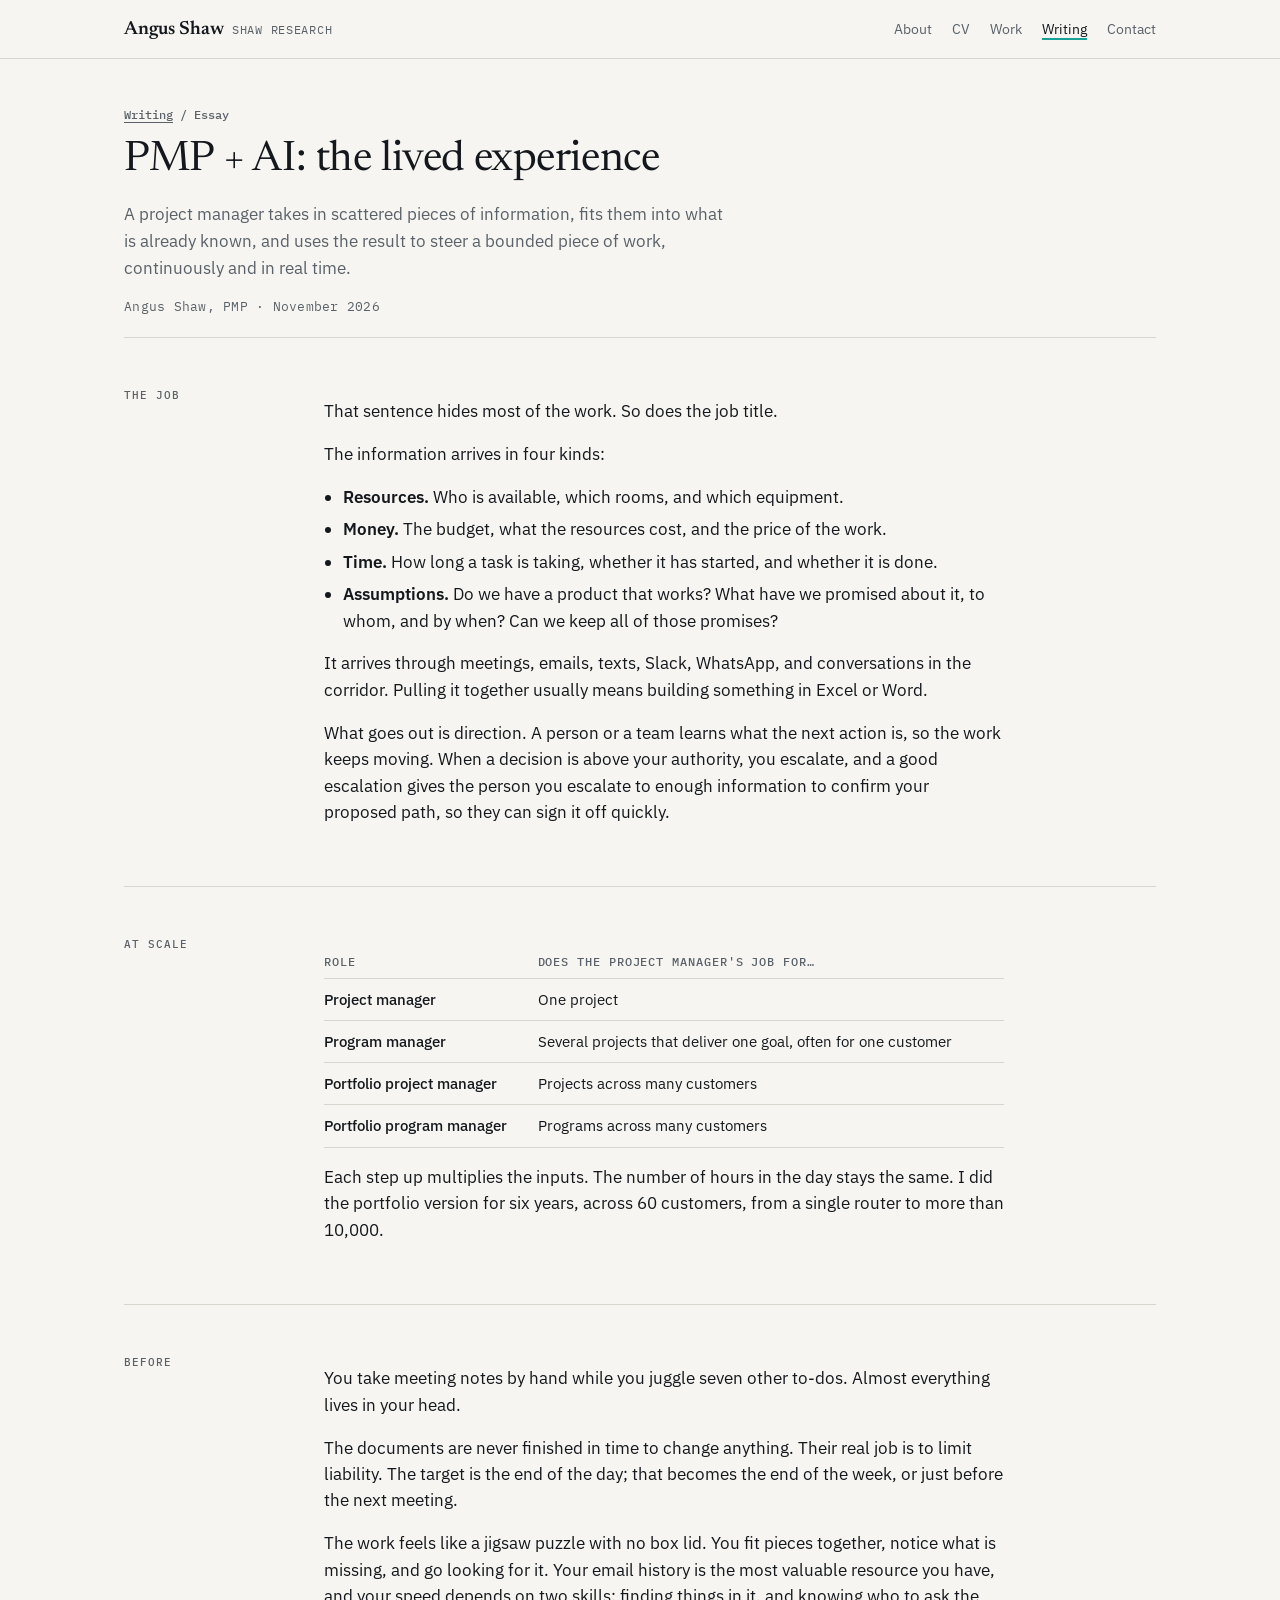
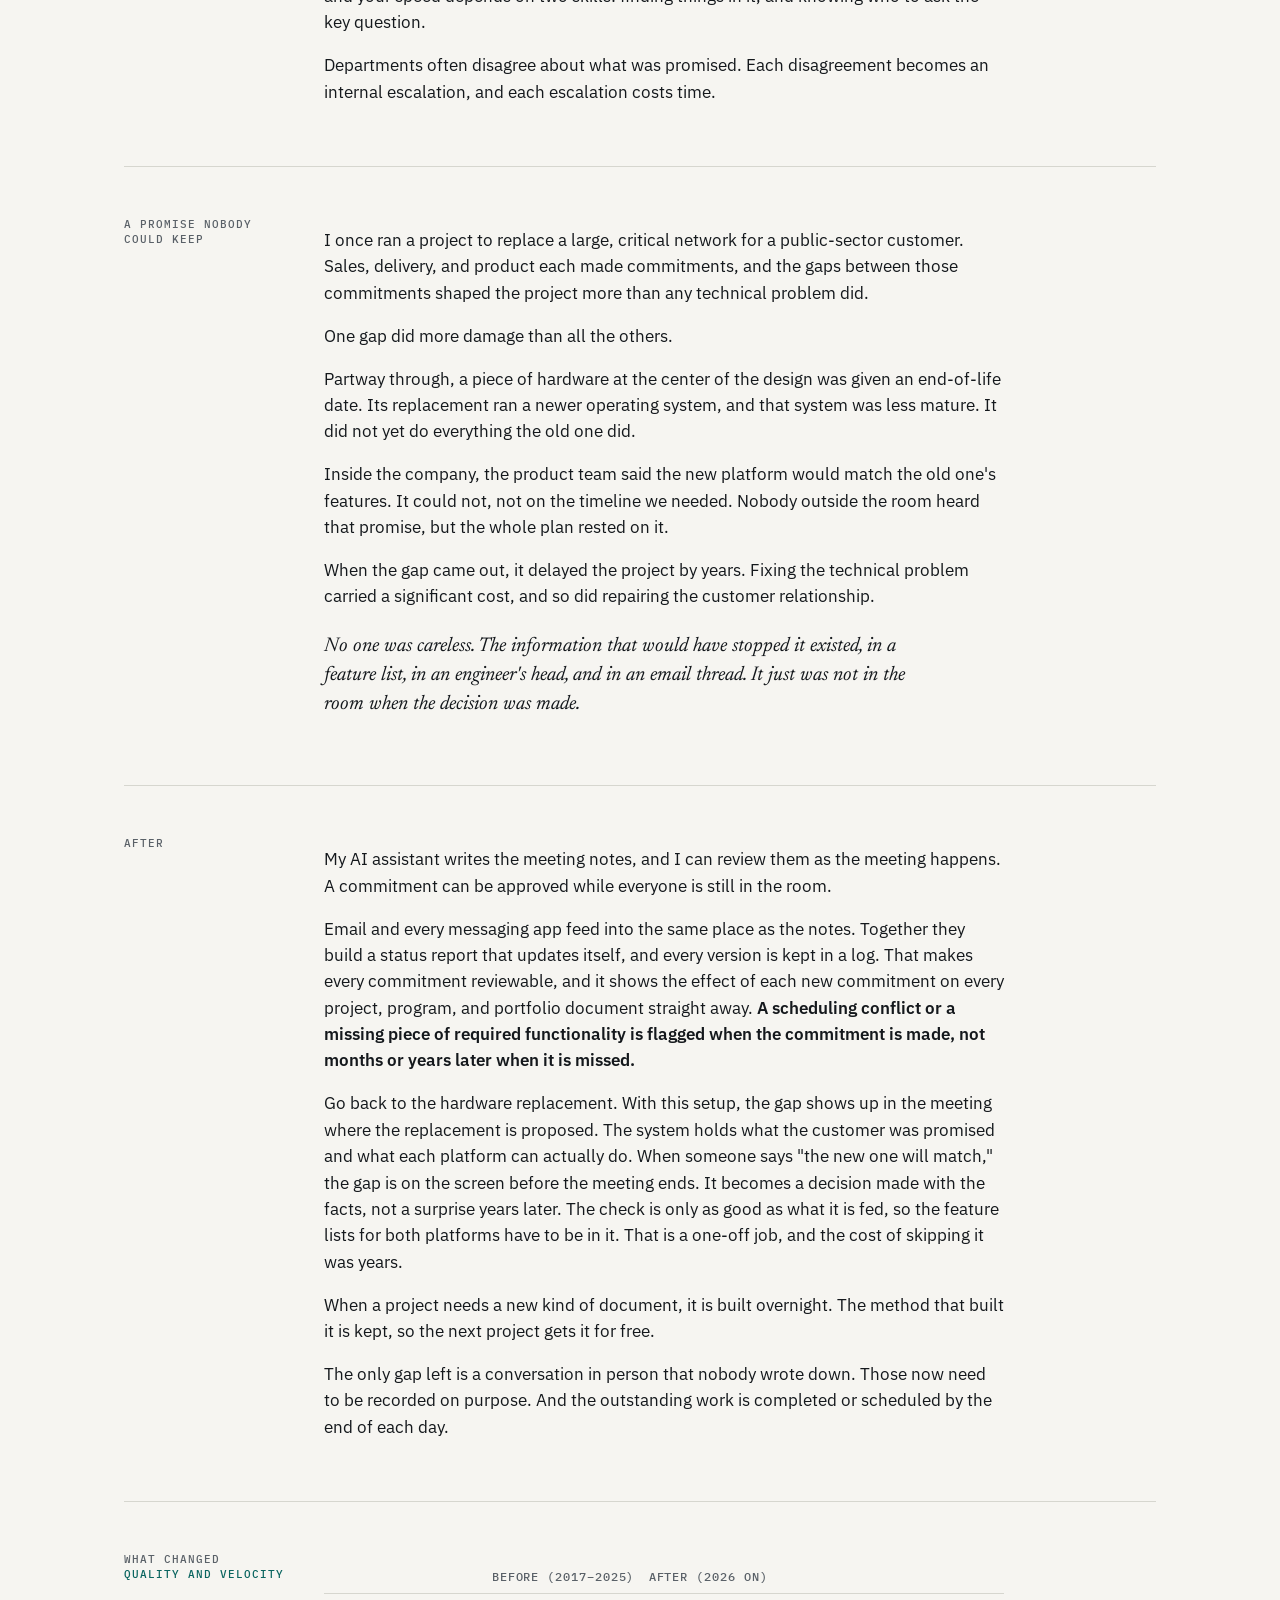
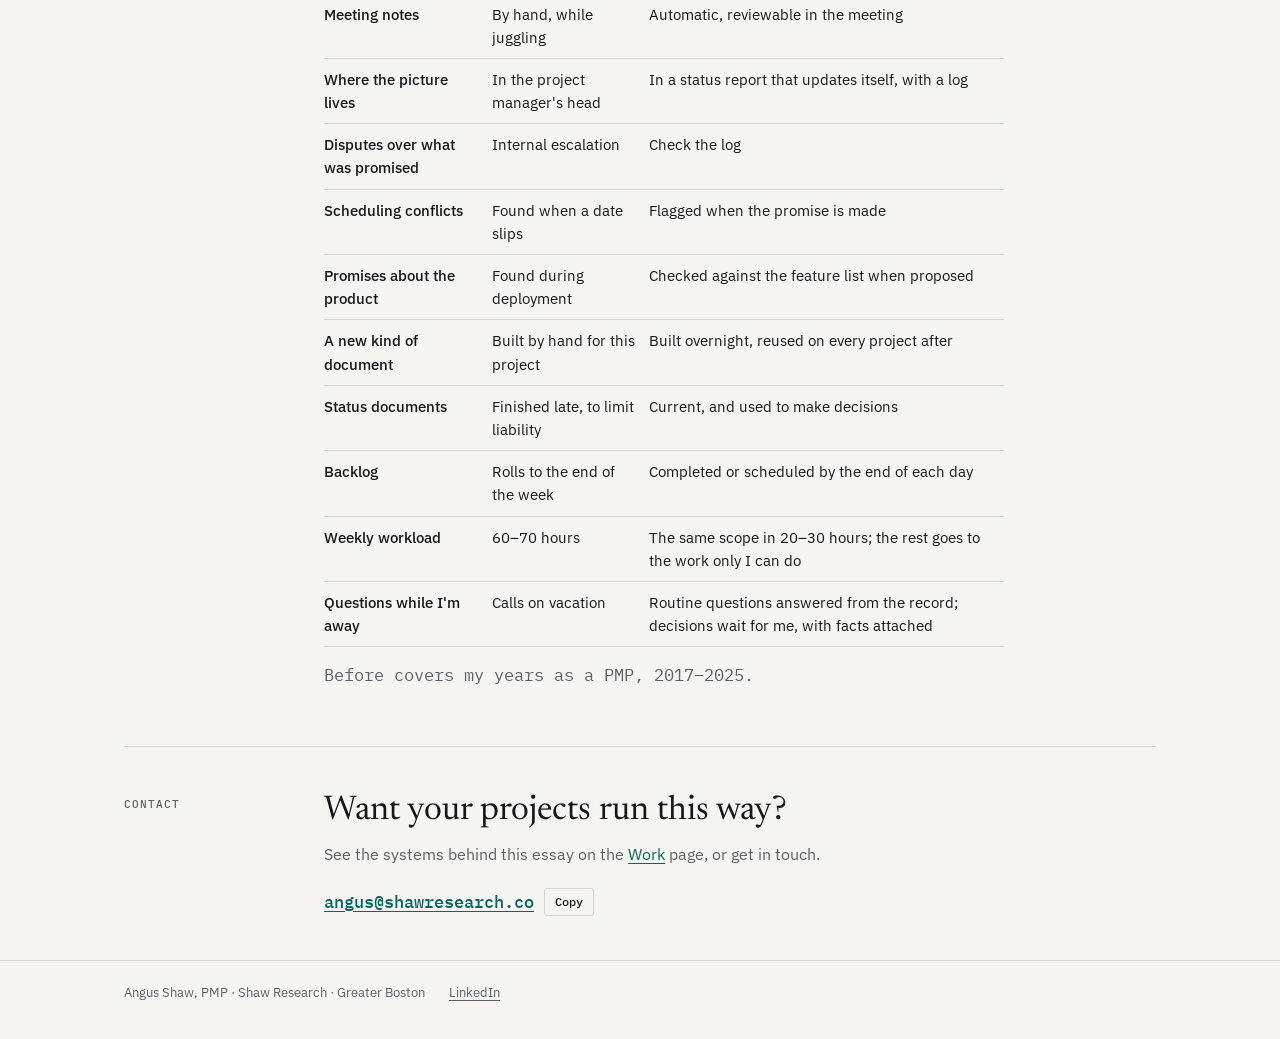
<file: writing/pmp-ai.html>
<!doctype html>
<html lang="en">
<head>
<meta charset="utf-8">
<meta name="viewport" content="width=device-width, initial-scale=1, viewport-fit=cover">
<title>PMP + AI: the lived experience · Angus Shaw</title>
<meta name="description" content="A portfolio program manager on what AI changed: meeting notes, self-updating status, and commitments checked when they are made rather than when they are missed.">
<link rel="canonical" href="https://shawresearch.co/writing/pmp-ai.html">
<meta property="og:type" content="article">
<meta property="og:title" content="PMP + AI: the lived experience">
<link rel="icon" href="../static/favicon.svg" type="image/svg+xml">
<link rel="preconnect" href="https://fonts.googleapis.com">
<link rel="preconnect" href="https://fonts.gstatic.com" crossorigin>
<link rel="stylesheet" href="https://fonts.googleapis.com/css2?family=Newsreader:ital,opsz,wght@0,6..72,400;0,6..72,500;0,6..72,600;1,6..72,400&family=IBM+Plex+Sans:wght@400;500;600&family=IBM+Plex+Mono:wght@400;500&display=swap">
<link rel="stylesheet" href="../static/site.css">
</head>
<body>
<header class="top"><div class="wrap">
  <a class="brand" href="../index.html">Angus Shaw<small>SHAW RESEARCH</small></a>
  <nav class="nav" aria-label="Site">
    <a href="../index.html">About</a>
    <a href="../cv.html">CV</a>
    <a href="../work.html">Work</a>
    <a href="../writing.html" aria-current="page">Writing</a>
    <a href="../index.html#contact">Contact</a>
  </nav>
</div></header>
<main class="wrap">

<div class="page-head">
  <div class="crumb"><a href="../writing.html">Writing</a> / Essay</div>
  <h1>PMP + AI: the lived experience</h1>
  <p class="sub">A project manager takes in scattered pieces of information, fits them into what is already known, and uses the result to steer a bounded piece of work, continuously and in real time.</p>
  <p class="meta mono">Angus Shaw, PMP · November 2026</p>
</div>

<section class="sec">
  <div class="label">The job</div>
  <div class="prose">
    <p>That sentence hides most of the work. So does the job title.</p>
    <p>The information arrives in four kinds:</p>
    <ul>
      <li><strong>Resources.</strong> Who is available, which rooms, and which equipment.</li>
      <li><strong>Money.</strong> The budget, what the resources cost, and the price of the work.</li>
      <li><strong>Time.</strong> How long a task is taking, whether it has started, and whether it is done.</li>
      <li><strong>Assumptions.</strong> Do we have a product that works? What have we promised about it, to whom, and by when? Can we keep all of those promises?</li>
    </ul>
    <p>It arrives through meetings, emails, texts, Slack, WhatsApp, and conversations in the corridor. Pulling it together usually means building something in Excel or Word.</p>
    <p>What goes out is direction. A person or a team learns what the next action is, so the work keeps moving. When a decision is above your authority, you escalate, and a good escalation gives the person you escalate to enough information to confirm your proposed path, so they can sign it off quickly.</p>
  </div>
</section>

<section class="sec">
  <div class="label">At scale</div>
  <div class="prose">
    <table class="t">
      <thead><tr><th>Role</th><th>Does the project manager's job for…</th></tr></thead>
      <tbody>
        <tr><td>Project manager</td><td>One project</td></tr>
        <tr><td>Program manager</td><td>Several projects that deliver one goal, often for one customer</td></tr>
        <tr><td>Portfolio project manager</td><td>Projects across many customers</td></tr>
        <tr><td>Portfolio program manager</td><td>Programs across many customers</td></tr>
      </tbody>
    </table>
    <p>Each step up multiplies the inputs. The number of hours in the day stays the same. I did the portfolio version for six years, across 60 customers, from a single router to more than 10,000.</p>
  </div>
</section>

<section class="sec">
  <div class="label">Before</div>
  <div class="prose">
    <p>You take meeting notes by hand while you juggle seven other to-dos. Almost everything lives in your head.</p>
    <p>The documents are never finished in time to change anything. Their real job is to limit liability. The target is the end of the day; that becomes the end of the week, or just before the next meeting.</p>
    <p>The work feels like a jigsaw puzzle with no box lid. You fit pieces together, notice what is missing, and go looking for it. Your email history is the most valuable resource you have, and your speed depends on two skills: finding things in it, and knowing who to ask the key question.</p>
    <p>Departments often disagree about what was promised. Each disagreement becomes an internal escalation, and each escalation costs time.</p>
  </div>
</section>

<section class="sec">
  <div class="label">A promise nobody could keep</div>
  <div class="prose">
    <p>I once ran a project to replace a large, critical network for a public-sector customer. Sales, delivery, and product each made commitments, and the gaps between those commitments shaped the project more than any technical problem did.</p>
    <p>One gap did more damage than all the others.</p>
    <p>Partway through, a piece of hardware at the center of the design was given an end-of-life date. Its replacement ran a newer operating system, and that system was less mature. It did not yet do everything the old one did.</p>
    <p>Inside the company, the product team said the new platform would match the old one's features. It could not, not on the timeline we needed. Nobody outside the room heard that promise, but the whole plan rested on it.</p>
    <p>When the gap came out, it delayed the project by years. Fixing the technical problem carried a significant cost, and so did repairing the customer relationship.</p>
    <blockquote>No one was careless. The information that would have stopped it existed, in a feature list, in an engineer's head, and in an email thread. It just was not in the room when the decision was made.</blockquote>
  </div>
</section>

<section class="sec">
  <div class="label">After</div>
  <div class="prose">
    <p>My AI assistant writes the meeting notes, and I can review them as the meeting happens. A commitment can be approved while everyone is still in the room.</p>
    <p>Email and every messaging app feed into the same place as the notes. Together they build a status report that updates itself, and every version is kept in a log. That makes every commitment reviewable, and it shows the effect of each new commitment on every project, program, and portfolio document straight away. <strong>A scheduling conflict or a missing piece of required functionality is flagged when the commitment is made, not months or years later when it is missed.</strong></p>
    <p>Go back to the hardware replacement. With this setup, the gap shows up in the meeting where the replacement is proposed. The system holds what the customer was promised and what each platform can actually do. When someone says "the new one will match," the gap is on the screen before the meeting ends. It becomes a decision made with the facts, not a surprise years later. The check is only as good as what it is fed, so the feature lists for both platforms have to be in it. That is a one-off job, and the cost of skipping it was years.</p>
    <p>When a project needs a new kind of document, it is built overnight. The method that built it is kept, so the next project gets it for free.</p>
    <p>The only gap left is a conversation in person that nobody wrote down. Those now need to be recorded on purpose. And the outstanding work is completed or scheduled by the end of each day.</p>
  </div>
</section>

<section class="sec">
  <div class="label">What changed<span>Quality and velocity</span></div>
  <div class="prose">
    <table class="t">
      <thead><tr><th></th><th>Before (2017–2025)</th><th>After (2026 on)</th></tr></thead>
      <tbody>
        <tr><td>Meeting notes</td><td>By hand, while juggling</td><td>Automatic, reviewable in the meeting</td></tr>
        <tr><td>Where the picture lives</td><td>In the project manager's head</td><td>In a status report that updates itself, with a log</td></tr>
        <tr><td>Disputes over what was promised</td><td>Internal escalation</td><td>Check the log</td></tr>
        <tr><td>Scheduling conflicts</td><td>Found when a date slips</td><td>Flagged when the promise is made</td></tr>
        <tr><td>Promises about the product</td><td>Found during deployment</td><td>Checked against the feature list when proposed</td></tr>
        <tr><td>A new kind of document</td><td>Built by hand for this project</td><td>Built overnight, reused on every project after</td></tr>
        <tr><td>Status documents</td><td>Finished late, to limit liability</td><td>Current, and used to make decisions</td></tr>
        <tr><td>Backlog</td><td>Rolls to the end of the week</td><td>Completed or scheduled by the end of each day</td></tr>
        <tr><td>Weekly workload</td><td>60–70 hours</td><td>The same scope in 20–30 hours; the rest goes to the work only I can do</td></tr>
        <tr><td>Questions while I'm away</td><td>Calls on vacation</td><td>Routine questions answered from the record; decisions wait for me, with facts attached</td></tr>
      </tbody>
    </table>
    <p class="tnote">Before covers my years as a PMP, 2017–2025.</p>
  </div>
</section>

<section class="sec contact">
  <div class="label">Contact</div>
  <div>
    <h2>Want your projects run this way?</h2>
    <p>See the systems behind this essay on the <a href="../work.html">Work</a> page, or get in touch.</p>
    <div class="addr"><a class="js-addr" href="../index.html#contact">angus [at] shawresearch.co</a><button class="copy" type="button">Copy</button></div>
  </div>
</section>

</main>
<footer class="foot"><div class="wrap">
  <span>Angus Shaw, PMP · Shaw Research · Greater Boston</span>
  <a href="https://www.linkedin.com/in/angus-shaw-pmp">LinkedIn</a>
</div></footer>
<script src="../static/site.js"></script>
</body>
</html>
</file>
<file: static/site.css>
/* shawresearch.co: field-notebook layout. A narrow margin rail carries mono section labels;
   content sits in the right column. Shared by every page. */
:root {
  --paper: #f6f5f1;
  --surface: #ffffff;
  --ink: #14181c;
  --muted: #5a6168;
  --rule: #d6d6cf;
  --band: #ecebe5;
  --accent: #0a6560;      /* deep sea teal, text-safe */
  --beam: #17a198;        /* same hue for drawn marks */
  --accent-soft: rgba(23, 161, 152, .12);
  --font-display: "Newsreader", Georgia, "Times New Roman", serif;
  --font-body: "IBM Plex Sans", "Helvetica Neue", Arial, sans-serif;
  --font-data: "IBM Plex Mono", ui-monospace, Menlo, monospace;
  --rail: 168px;
  color-scheme: light;
}
@media (prefers-color-scheme: dark) {
  :root {
    --paper: #0e1214; --surface: #151a1d; --ink: #e5e8e6; --muted: #9aa3a6; --rule: #283034; --band: #182024;
    --accent: #5fd0c6; --beam: #2fbcb0; --accent-soft: rgba(47, 188, 176, .14); color-scheme: dark;
  }
}
* { box-sizing: border-box; }
html { -webkit-text-size-adjust: 100%; }
body { margin: 0; background: var(--paper); color: var(--ink); font: 16px/1.6 var(--font-body); }
img { max-width: 100%; display: block; }
a { color: var(--accent); text-underline-offset: 3px; text-decoration-thickness: 1px; }
a:hover { text-decoration-thickness: 2px; }
a:focus-visible, button:focus-visible, summary:focus-visible { outline: 2px solid var(--beam); outline-offset: 3px; border-radius: 2px; }
.wrap { max-width: 1080px; margin: 0 auto; padding-inline: 24px; }
strong { font-weight: 600; }

/* header */
.top { border-bottom: 1px solid var(--rule); }
.top .wrap { display: flex; flex-wrap: wrap; align-items: baseline; gap: 6px 24px; padding-block: 18px; }
.brand { font: 600 19px/1 var(--font-display); color: var(--ink); text-decoration: none; margin-right: auto; }
.brand small { font: 400 12px var(--font-data); color: var(--muted); letter-spacing: .06em; margin-left: 8px; }
.nav { display: flex; flex-wrap: wrap; gap: 6px 20px; font-size: 14px; }
.nav a { color: var(--muted); text-decoration: none; }
.nav a:hover, .nav a[aria-current="page"] { color: var(--ink); }
.nav a[aria-current="page"] { box-shadow: inset 0 -2px 0 var(--beam); }

/* sections with margin rail */
.sec { display: grid; grid-template-columns: var(--rail) minmax(0, 1fr); gap: 0 32px; padding-block: 44px; border-top: 1px solid var(--rule); }
.sec:first-child { border-top: 0; }
.label { font: 500 11px/1.4 var(--font-data); letter-spacing: .09em; text-transform: uppercase; color: var(--muted); padding-top: 6px; }
.label span { display: block; color: var(--accent); }
h1, h2, h3 { font-family: var(--font-display); font-weight: 500; text-wrap: balance; margin: 0; }
h2 { font-size: 28px; line-height: 1.2; }
h3 { font-size: 21px; line-height: 1.25; }
.lede { max-width: 62ch; color: var(--muted); }
.mono { font-family: var(--font-data); font-size: 12.5px; letter-spacing: .02em; color: var(--muted); }
.kicker { font: 500 11.5px/1.4 var(--font-data); letter-spacing: .1em; text-transform: uppercase; color: var(--accent); margin: 0 0 12px; }

/* hero */
.hero { display: grid; grid-template-columns: minmax(0, 1.15fr) minmax(0, 1fr); gap: 40px; align-items: center; padding-block: 56px 48px; }
.who { display: flex; align-items: center; gap: 16px; margin-bottom: 28px; }
.mono-mark { width: 64px; height: 64px; border-radius: 50%; border: 1px solid var(--rule); background: var(--surface); display: grid; place-items: center; font: 500 22px var(--font-display); color: var(--accent); flex: none; }
.who img { width: 76px; height: 76px; object-fit: cover; border-radius: 50%; border: 1px solid var(--rule); }
.who .n { font: 600 18px/1.2 var(--font-display); }
.who .m { font: 400 13px/1.4 var(--font-data); color: var(--muted); }
.hero h1 { font: 400 clamp(30px, 4.2vw, 46px)/1.12 var(--font-display); letter-spacing: -.012em; }
.hero h1 em { font-style: italic; color: var(--accent); }
.hero .sub { margin: 20px 0 0; max-width: 54ch; font-size: 17px; color: var(--muted); }
.cta { display: flex; flex-wrap: wrap; gap: 12px 22px; margin-top: 28px; font-size: 15px; }
.cta .primary { color: var(--ink); text-decoration: none; border-bottom: 2px solid var(--beam); padding-bottom: 2px; font-weight: 500; }

/* figure */
figure { margin: 0; }
.fig svg { width: 100%; height: auto; display: block; }
.fig figcaption { margin-top: 10px; font: 400 11.5px/1.4 var(--font-data); color: var(--muted); }
.fig figcaption b { color: var(--ink); font-weight: 500; }
.f-lbl { font: 500 9.5px var(--font-data); letter-spacing: .12em; fill: var(--ink); }
.f-tag { font: 400 8px var(--font-data); letter-spacing: .14em; fill: var(--muted); }
.f-box-t { font: 600 9.5px var(--font-data); letter-spacing: .14em; fill: var(--ink); }
.f-in { stroke: var(--muted); stroke-width: .9; fill: none; }
.f-ray { stroke: var(--beam); stroke-width: 1; fill: none; stroke-dasharray: 3 3; animation: flow 1.6s linear infinite; }
.f-out { stroke: var(--beam); stroke-width: 2; fill: none; }
.f-back { stroke: var(--muted); stroke-width: 1; fill: none; stroke-dasharray: 2 3; }
.f-arr { fill: var(--beam); }
.f-arr-m { fill: var(--muted); }
.f-box { fill: var(--surface); stroke: var(--ink); stroke-width: .9; }
.f-rule { fill: var(--ink); }
.f-ai { fill: var(--surface); stroke: var(--beam); stroke-width: 1.4; }
.f-goal { fill: var(--surface); stroke: var(--beam); stroke-width: 2; }
.f-dot { fill: var(--beam); }
.f-bench { stroke: var(--muted); stroke-width: .75; fill: none; }
.f-tick { stroke: var(--muted); stroke-width: .6; fill: none; }
@keyframes flow { to { stroke-dashoffset: -12; } }
@media (prefers-reduced-motion: reduce) { .f-ray { animation: none; } }

/* capability cards */
.caps { display: grid; grid-template-columns: repeat(2, minmax(0, 1fr)); gap: 36px 40px; }
.cap { border-top: 2px solid var(--ink); padding-top: 14px; }
.cap p { margin: 10px 0 12px; }
.more-d { margin: -4px 0 12px; }
.more-d summary { cursor: pointer; font: 500 12.5px var(--font-data); color: var(--accent); list-style: none; }
.more-d summary::-webkit-details-marker { display: none; }
.more-d summary::after { content: " +"; }
.more-d[open] summary { display: none; }
.more-d p { margin: 0; }
.more { margin-top: 18px; font-size: 15px; }

/* career timeline */
.tl { --lab: 210px; --yr: 96px; }
.tl-row { border-bottom: 1px solid var(--rule); }
.tl-row summary { list-style: none; cursor: pointer; display: grid; grid-template-columns: var(--lab) minmax(0, 1fr) var(--yr); gap: 6px 18px; align-items: center; padding-block: 12px; }
.tl-row summary::-webkit-details-marker { display: none; }
.tl-co { font: 500 17px/1.3 var(--font-display); }
.tl-co::before { content: "+"; display: inline-block; width: 16px; font: 500 13px var(--font-data); color: var(--muted); }
.tl-row[open] .tl-co::before { content: "\2212"; color: var(--accent); }
.tl-bar { display: grid; grid-template-columns: repeat(var(--cols), minmax(0, 1fr)); height: 12px; position: relative; }
.tl-bar > * { grid-row: 1; }
.tl-grid { border-left: 1px dashed var(--rule); height: 100%; }
.tl-seg { background: var(--muted); height: 8px; align-self: center; border-radius: 1px; margin-right: 2px; transition: background .15s; }
.tl-row summary:hover .tl-seg, .tl-row[open] .tl-seg { background: var(--beam); }
.tl-yrs { font: 500 13px var(--font-data); font-variant-numeric: tabular-nums; color: var(--muted); text-align: right; }
.tl-detail { padding: 0 0 14px calc(var(--lab) + 18px); display: grid; gap: 2px; }
.tl-detail .ro { font-size: 14px; color: var(--ink); }
.tl-detail .dom { font-size: 14px; color: var(--muted); }
.tl-axis { display: grid; grid-template-columns: var(--lab) minmax(0, 1fr) var(--yr); gap: 18px; padding-top: 8px; }
.tl-axis .tl-bar { height: auto; }
.tl-tick { font: 400 11px var(--font-data); color: var(--muted); }
@media (prefers-reduced-motion: reduce) { .tl-seg { transition: none; } }

/* results list */
.rec { list-style: none; margin: 0; padding: 0; display: grid; grid-template-columns: repeat(2, minmax(0, 1fr)); gap: 18px 40px; }
.rec li { display: grid; grid-template-columns: 92px minmax(0, 1fr); gap: 12px; }
.rec .y { font: 500 13px var(--font-data); font-variant-numeric: tabular-nums; color: var(--accent); padding-top: 2px; }
.rec .i { font-weight: 500; }
.rec .o { font-weight: 400; color: var(--muted); }
.rec .d { display: block; font-size: 14px; color: var(--muted); }
.rec-intro { margin: 0 0 18px; color: var(--muted); max-width: 62ch; }

/* cards (work, writing) */
.cards-head { display: flex; flex-wrap: wrap; align-items: baseline; justify-content: space-between; gap: 12px 24px; margin-bottom: 22px; }
.cards-intro { margin: 0; color: var(--muted); max-width: 62ch; }
.cards-all { font: 500 14px var(--font-data); white-space: nowrap; }
.cards { list-style: none; margin: 0; padding: 0; display: grid; grid-template-columns: repeat(3, minmax(0, 1fr)); gap: 32px 28px; }
.cards.two { grid-template-columns: repeat(2, minmax(0, 1fr)); }
.card { border-top: 2px solid var(--ink); padding-top: 14px; display: flex; flex-direction: column; }
.card .num { font: 500 11.5px var(--font-data); color: var(--accent); letter-spacing: .08em; margin-bottom: 6px; }
.card h3 { font-size: 19px; }
.card p { margin: 8px 0 10px; font-size: 15px; color: var(--muted); flex: 1; }
.card .links { display: flex; flex-wrap: wrap; gap: 6px 16px; font: 500 13px var(--font-data); }
.card .soon { color: var(--muted); font: 400 12.5px var(--font-data); }
.tl-link { color: inherit; text-decoration: none; }
.tl-link:hover { text-decoration: underline; text-decoration-color: var(--beam); }
@media (max-width: 860px) { .cards { grid-template-columns: repeat(2, minmax(0, 1fr)); } }
@media (max-width: 560px) { .cards, .cards.two { grid-template-columns: minmax(0, 1fr); } }

/* lane marks: rules, AI, person */
.mk { display: inline-block; width: 10px; height: 10px; flex: none; }
.mk.rules { background: var(--ink); }
.mk.ai { background: var(--beam); border-radius: 50%; }
.mk.person { border: 2px solid var(--ink); transform: rotate(45deg) scale(.85); }
.chip { display: inline-flex; align-items: center; gap: 8px; font: 500 11.5px/1 var(--font-data); letter-spacing: .08em; text-transform: uppercase; color: var(--muted); }

/* long-form pages (CV, write-ups, essays) */
.page-head { padding-block: 48px 8px; max-width: 760px; }
.page-head h1 { font: 400 clamp(30px, 4vw, 42px)/1.15 var(--font-display); letter-spacing: -.01em; }
.page-head .sub { margin: 16px 0 0; font-size: 17px; color: var(--muted); max-width: 60ch; }
.page-head .meta { margin-top: 14px; }
.crumb { font: 500 12px var(--font-data); color: var(--muted); margin-bottom: 14px; }
.crumb a { color: var(--muted); }
.prose { max-width: 68ch; }
.prose p, .prose li { font-size: 16.5px; }
.prose h3 { margin: 28px 0 8px; }
.prose ul, .prose ol { padding-left: 1.2em; }
.prose li { margin-bottom: 6px; }
.prose blockquote { margin: 22px 0; padding: 0; font: italic 400 20px/1.45 var(--font-display); color: var(--ink); max-width: 56ch; }
.prose strong { color: var(--ink); }
table.t { width: 100%; border-collapse: collapse; font-size: 14.5px; margin: 14px 0 6px; }
table.t th, table.t td { text-align: left; vertical-align: top; padding: 9px 12px 9px 0; border-bottom: 1px solid var(--rule); }
table.t th { font: 500 11.5px var(--font-data); letter-spacing: .08em; text-transform: uppercase; color: var(--muted); }
table.t td:first-child { font-weight: 500; }
.tnote { font: 400 12px var(--font-data); color: var(--muted); }
.stats { display: grid; grid-template-columns: repeat(3, minmax(0, 1fr)); gap: 20px; margin: 6px 0 4px; }
.stat { border-top: 2px solid var(--beam); padding-top: 10px; }
.stat b { display: block; font: 400 34px/1.1 var(--font-display); }
.stat span { font-size: 14px; color: var(--muted); }
.lanes { display: grid; gap: 0; margin: 8px 0; }
.lane { display: grid; grid-template-columns: 34px 140px minmax(0, 1fr); gap: 14px; padding: 12px 0; border-bottom: 1px solid var(--rule); align-items: baseline; }
.lane .n { font: 500 13px var(--font-data); color: var(--accent); }
.lane .w { display: inline-flex; align-items: center; gap: 8px; font: 500 12px var(--font-data); letter-spacing: .06em; text-transform: uppercase; color: var(--muted); }
.lane p { margin: 0; }
.cv-role { padding: 18px 0; border-bottom: 1px solid var(--rule); }
.cv-role:last-child { border-bottom: 0; }
.cv-role h3 { font-size: 20px; }
.cv-role .ro { font-weight: 500; margin-top: 4px; }
.cv-role .dom { color: var(--muted); font-size: 14.5px; }
.cv-role ul { margin: 10px 0 0; padding-left: 1.2em; }
.cv-role li { margin-bottom: 6px; }
.pills { display: flex; flex-wrap: wrap; gap: 8px; list-style: none; padding: 0; margin: 0; }
.pills li { font: 400 12.5px var(--font-data); border: 1px solid var(--rule); border-radius: 3px; padding: 4px 9px; background: var(--surface); }

/* contact */
.contact h2 { font-size: clamp(26px, 3.4vw, 34px); font-weight: 400; }
.contact p { margin: 10px 0 20px; color: var(--muted); max-width: 56ch; }
.contact .li { margin-top: 14px; font-size: 15px; }
.addr { display: inline-flex; flex-wrap: wrap; align-items: center; gap: 10px; }
.addr a { font: 500 17px/1.3 var(--font-data); }
.copy { font: 500 12px/1 var(--font-data); color: var(--ink); background: transparent; border: 1px solid var(--rule); border-radius: 3px; padding: 7px 10px; cursor: pointer; }
.copy:hover { border-color: var(--muted); }

/* footer */
.foot { border-top: 1px solid var(--rule); }
.foot .wrap { display: flex; flex-wrap: wrap; gap: 6px 24px; padding-block: 22px 36px; font-size: 13px; color: var(--muted); }
.foot a { color: inherit; }

@media (max-width: 860px) {
  .hero { grid-template-columns: minmax(0, 1fr); padding-block: 36px 32px; gap: 32px; }
}
@media (max-width: 760px) {
  .sec { grid-template-columns: minmax(0, 1fr); gap: 18px; padding-block: 36px 40px; }
  .wrap { padding-inline: 18px; }
  main > .sec { margin-inline: -18px; padding-inline: 18px; }
  main > .sec:nth-child(odd of .sec) { background: var(--band); border-top-color: transparent; }
  main > .sec:nth-child(odd of .sec) + .sec { border-top-color: transparent; }
  .sec > .label { font-size: 12.5px; color: var(--ink); letter-spacing: .1em; padding-top: 0; }
  .sec > .label::before { content: ""; display: block; width: 28px; height: 3px; background: var(--beam); margin-bottom: 10px; }
  .caps, .rec { grid-template-columns: minmax(0, 1fr); }
  .stats { grid-template-columns: minmax(0, 1fr); }
  .lane { grid-template-columns: 28px minmax(0, 1fr); }
  .lane p { grid-column: 2; }
  .tl-row summary { grid-template-columns: minmax(0, 1fr) auto; gap: 6px 12px; }
  .tl-row summary .tl-bar { grid-column: 1 / -1; grid-row: 2; }
  .tl-detail { padding-left: 16px; }
  .tl-axis { grid-template-columns: minmax(0, 1fr); gap: 0; }
  .tl-axis > span:not(.tl-bar) { display: none; }
  table.t { font-size: 13.5px; }
}
</file>
